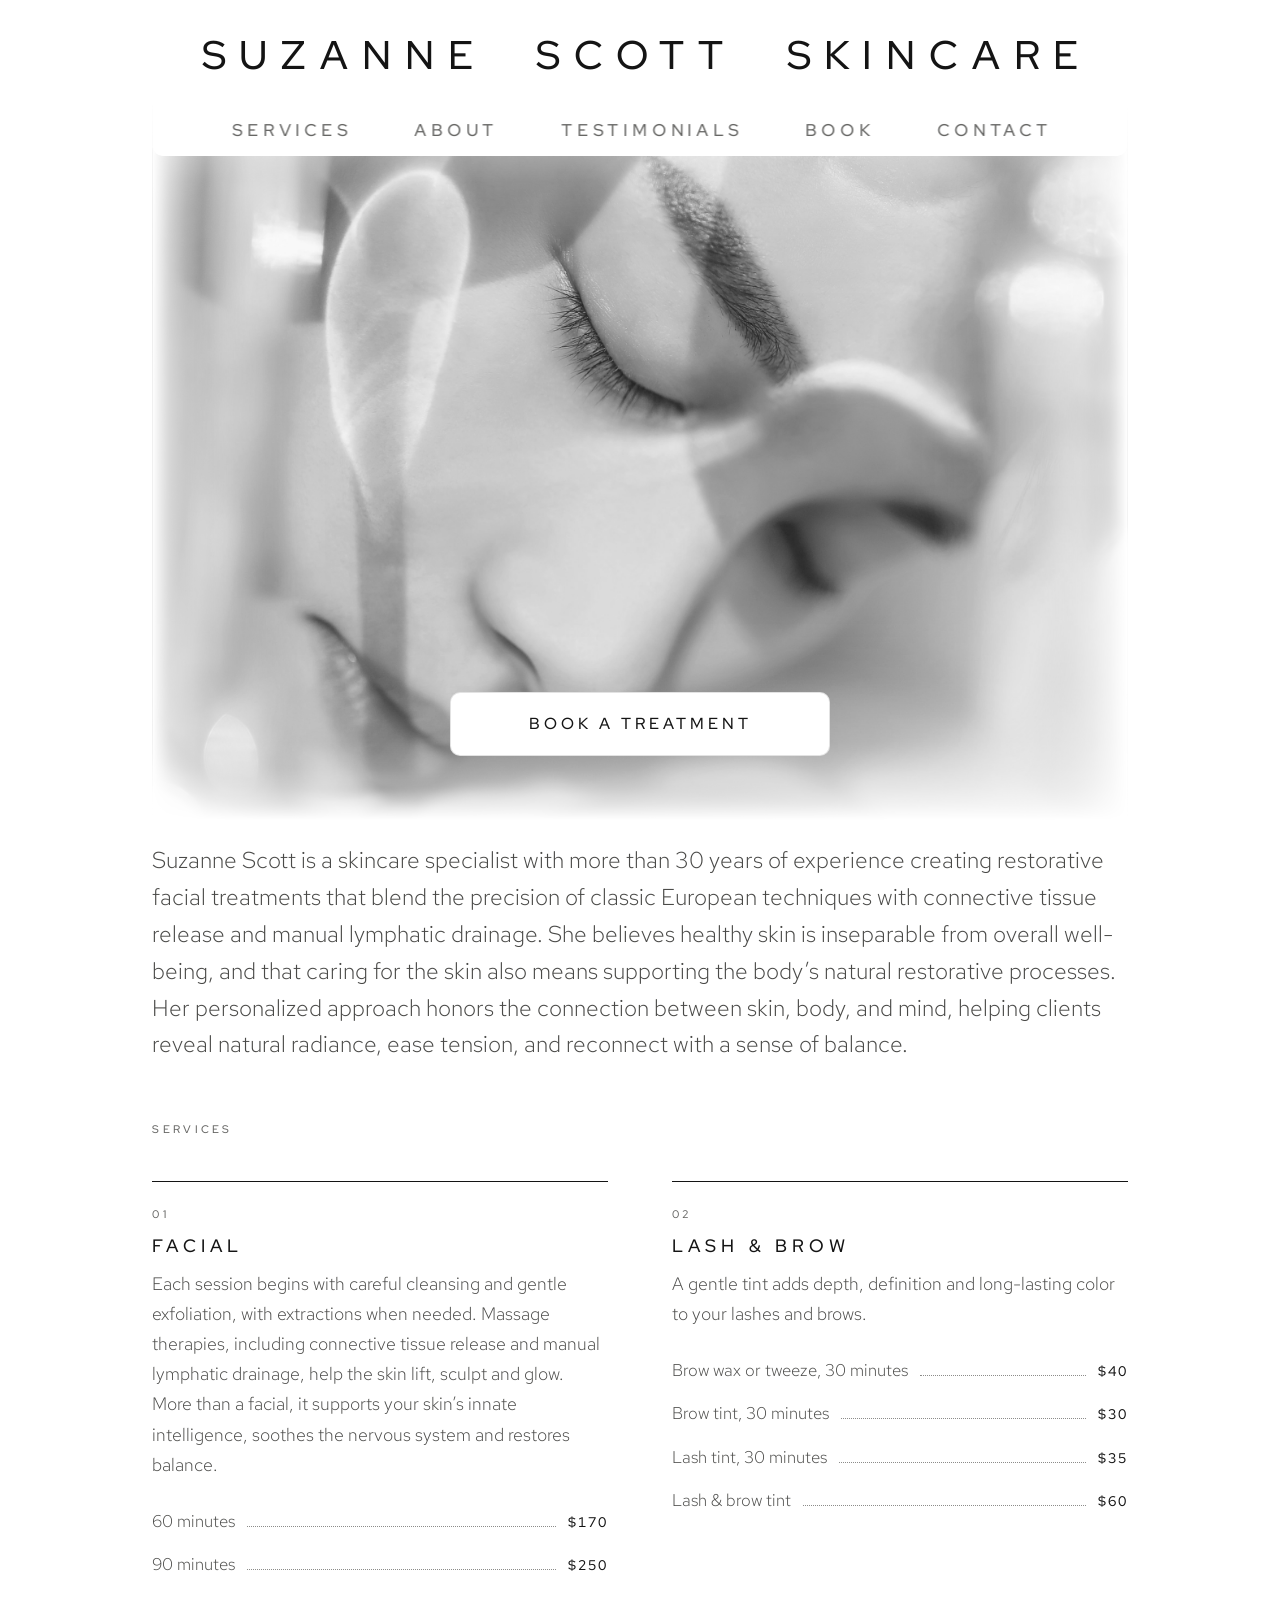
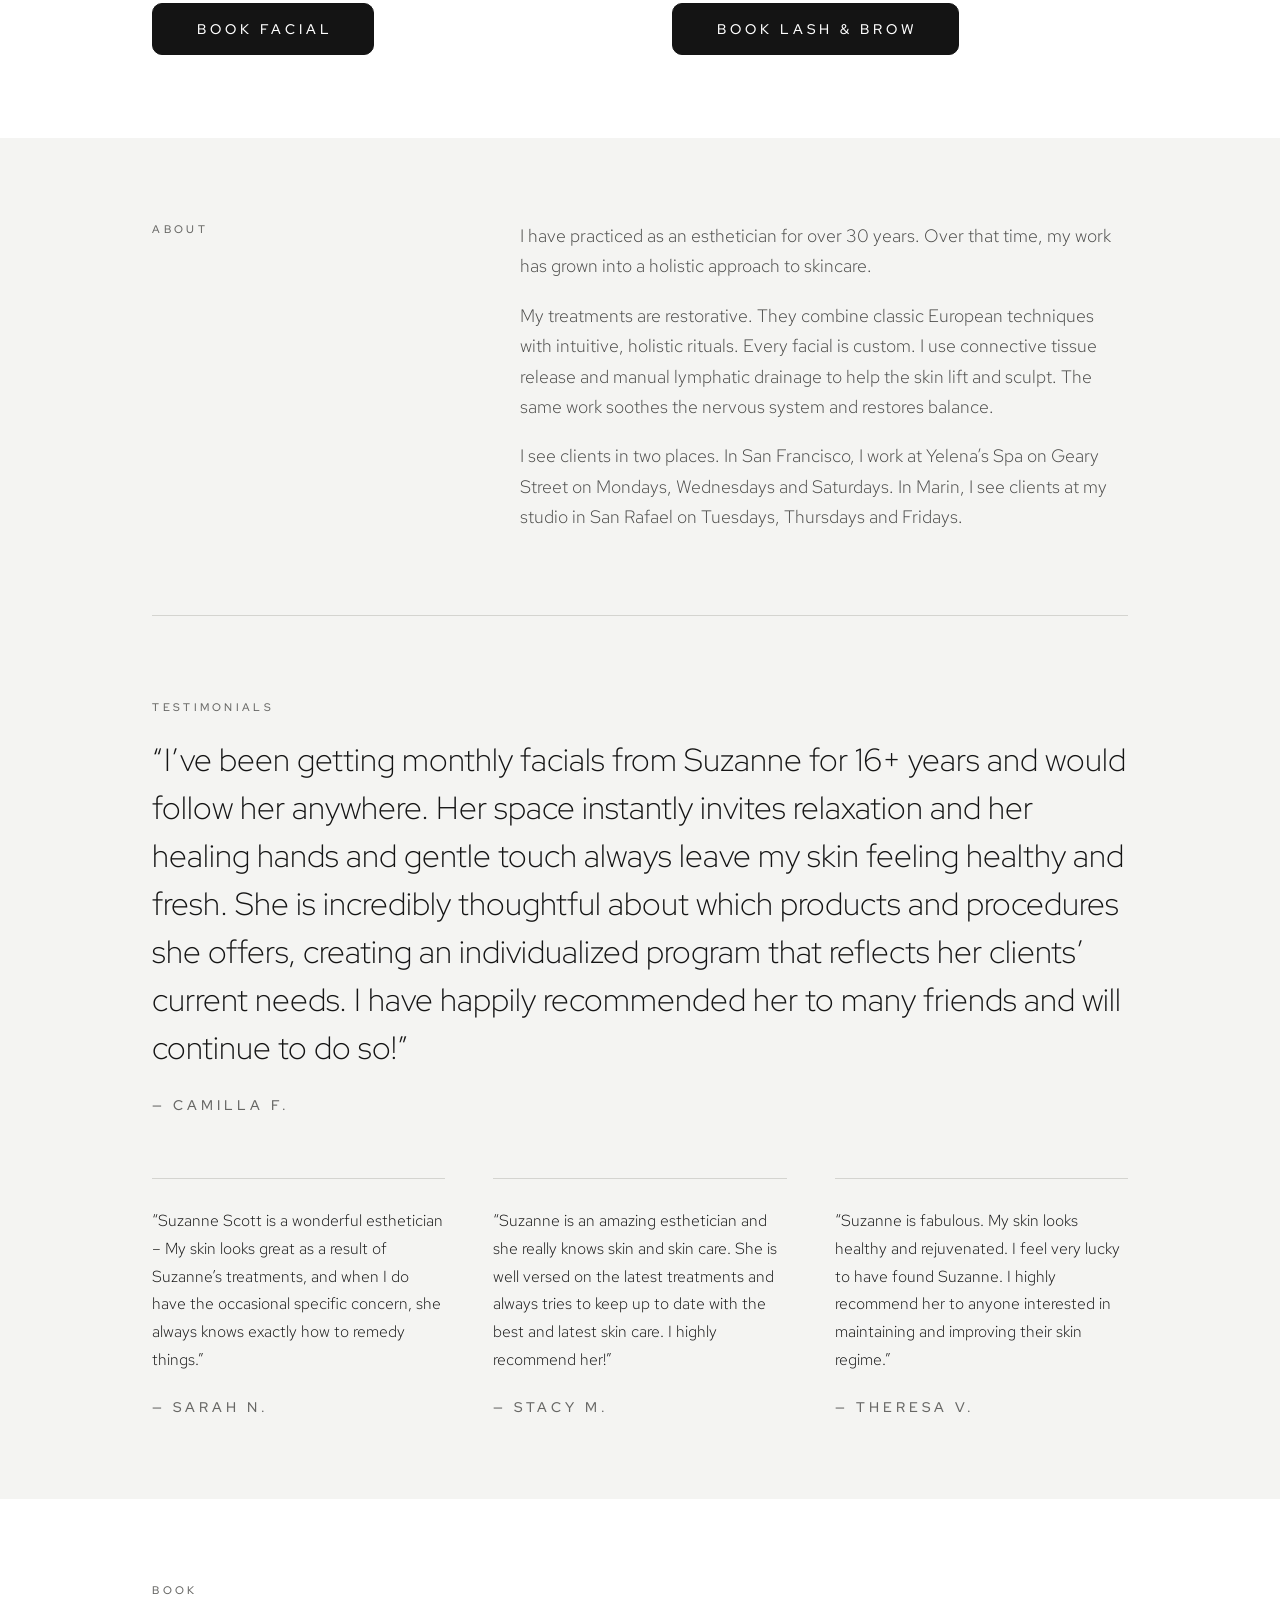
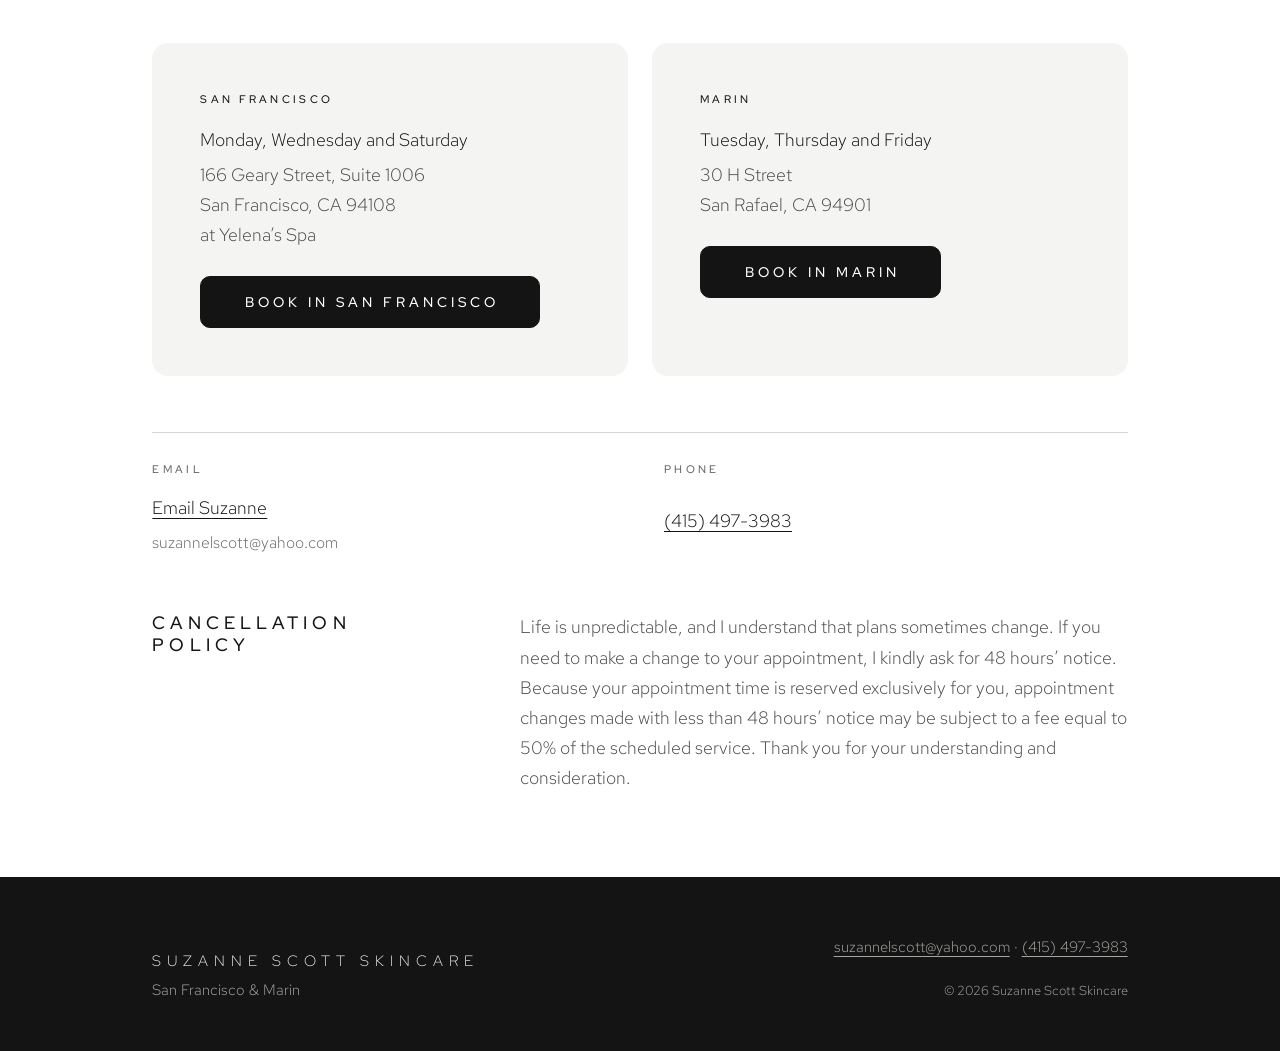
<file: index.html>
<!DOCTYPE html>
<html lang="en">
<head>
  <script>document.documentElement.classList.add("js")</script>
  <meta charset="utf-8">
  <meta name="viewport" content="width=device-width, initial-scale=1, viewport-fit=cover">

  <title>Suzanne Scott Skincare | Holistic Facials, SF &amp; Marin</title>
  <meta name="description" content="Holistic facials and lash and brow services by esthetician Suzanne Scott, with over 30 years of practice. Appointments in San Francisco and San Rafael, Marin.">
  <meta name="robots" content="index, follow, max-image-preview:large, max-snippet:-1">
  <link rel="canonical" href="https://suzannescottskincare.com/">
  <meta name="author" content="Suzanne Scott">
  <meta name="theme-color" content="#FFFFFF">
  <meta name="format-detection" content="telephone=no">

  <!-- Machine-readable summary for AI answer engines (see /llms.txt). -->
  <link rel="alternate" type="text/plain" href="llms.txt" title="LLM summary">
  <link rel="icon" href="favicon.svg" type="image/svg+xml">

  <!-- Open Graph / X: the preview card when the link is shared. -->
  <meta property="og:type" content="website">
  <meta property="og:locale" content="en_US">
  <meta property="og:site_name" content="Suzanne Scott Skincare">
  <meta property="og:title" content="Suzanne Scott Skincare | Holistic Facials, SF &amp; Marin">
  <meta property="og:description" content="Holistic facials and lash and brow services by esthetician Suzanne Scott, with over 30 years of practice. Appointments in San Francisco and San Rafael, Marin.">
  <meta property="og:url" content="https://suzannescottskincare.com/">
  <meta property="og:image" content="https://suzannescottskincare.com/images/og-image.jpg">
  <meta property="og:image:width" content="1200">
  <meta property="og:image:height" content="630">
  <meta property="og:image:alt" content="Black-and-white close-up of a woman's neck and collarbone in soft studio light">
  <meta name="twitter:card" content="summary_large_image">
  <meta name="twitter:title" content="Suzanne Scott Skincare | Holistic Facials, SF &amp; Marin">
  <meta name="twitter:description" content="Holistic facials and lash and brow services by esthetician Suzanne Scott, with over 30 years of practice. Appointments in San Francisco and San Rafael, Marin.">
  <meta name="twitter:image" content="https://suzannescottskincare.com/images/og-image.jpg">

  <!-- Red Hat Display (headlines, labels) + Red Hat Text (body). -->
  <link rel="preconnect" href="https://fonts.googleapis.com">
  <link rel="preconnect" href="https://fonts.gstatic.com" crossorigin>
  <link rel="stylesheet" href="https://fonts.googleapis.com/css2?family=Red+Hat+Display:wght@300;400;500&amp;family=Red+Hat+Text:wght@300;400&amp;display=swap">
  <link rel="preload" as="image" href="images/suzanne-scott-skin-care-hero.jpg" fetchpriority="high">
  <link rel="stylesheet" href="css/styles.css">

  <!--
    STRUCTURED DATA (JSON-LD), one @graph.
    - HealthAndBeautyBusiness (#business) holds brand-level facts; each studio is a "department" with its own address,
      because Google expects one LocalBusiness per physical location. containedInPlace names the host spa.
    - Person (#suzanne) is linked as founder so "Suzanne Scott" and "Suzanne Scott Skincare" resolve to one entity.
    - Testimonials are NOT marked up as Review: Google ignores self-published reviews for LocalBusiness stars.
    - openingHoursSpecification is omitted until opening/closing times are known; the days are in each description.
    - Add a "sameAs" array of profile URLs (Instagram, Yelp, Google Business Profile) to #business and #suzanne when available.
  -->
  <script type="application/ld+json">
  {
    "@context": "https://schema.org",
    "@graph": [
      {
        "@type": "WebSite",
        "@id": "https://suzannescottskincare.com/#website",
        "url": "https://suzannescottskincare.com/",
        "name": "Suzanne Scott Skincare",
        "publisher": { "@id": "https://suzannescottskincare.com/#business" },
        "inLanguage": "en-US"
      },
      {
        "@type": "WebPage",
        "@id": "https://suzannescottskincare.com/#webpage",
        "url": "https://suzannescottskincare.com/",
        "name": "Suzanne Scott Skincare | Holistic Facials, SF & Marin",
        "description": "Holistic facials and lash and brow services by esthetician Suzanne Scott, with over 30 years of practice. Appointments in San Francisco and San Rafael, Marin.",
        "isPartOf": { "@id": "https://suzannescottskincare.com/#website" },
        "about": { "@id": "https://suzannescottskincare.com/#business" },
        "primaryImageOfPage": { "@id": "https://suzannescottskincare.com/#hero-image" },
        "dateModified": "2026-10-22",
        "inLanguage": "en-US"
      },
      {
        "@type": "ImageObject",
        "@id": "https://suzannescottskincare.com/#hero-image",
        "url": "https://suzannescottskincare.com/images/suzanne-scott-skin-care-hero.jpg",
        "width": 2400,
        "height": 1762,
        "caption": "Black-and-white close-up of a woman with eyes closed during a facial, a fan brush resting on her skin"
      },
      {
        "@type": "Person",
        "@id": "https://suzannescottskincare.com/#suzanne",
        "name": "Suzanne Scott",
        "jobTitle": "Esthetician",
        "description": "Suzanne Scott is a skincare specialist with more than 30 years of experience creating restorative facial treatments that blend the precision of classic European techniques with connective tissue release and manual lymphatic drainage. She believes healthy skin is inseparable from overall well-being, and that caring for the skin also means supporting the body’s natural restorative processes. Her personalized approach honors the connection between skin, body, and mind, helping clients reveal natural radiance, ease tension, and reconnect with a sense of balance.",
        "knowsAbout": ["Holistic facials", "European facial techniques", "Connective tissue release", "Manual lymphatic drainage", "Lash and brow tinting", "Brow waxing"],
        "worksFor": { "@id": "https://suzannescottskincare.com/#business" },
        "url": "https://suzannescottskincare.com/#about"
      },
      {
        "@type": "HealthAndBeautyBusiness",
        "@id": "https://suzannescottskincare.com/#business",
        "name": "Suzanne Scott Skincare",
        "url": "https://suzannescottskincare.com/",
        "description": "Suzanne Scott Skincare is a skincare practice offering holistic facials and lash and brow services in San Francisco and Marin. Esthetician Suzanne Scott has practiced for over 30 years.",
        "email": "suzannelscott@yahoo.com",
        "telephone": "+1-415-497-3983",
        "image": "https://suzannescottskincare.com/images/og-image.jpg",
        "priceRange": "$30–$250",
        "currenciesAccepted": "USD",
        "founder": { "@id": "https://suzannescottskincare.com/#suzanne" },
        "areaServed": [
          { "@type": "City", "name": "San Francisco, CA" },
          { "@type": "AdministrativeArea", "name": "Marin County, CA" }
        ],
        "department": [
          {
            "@type": "HealthAndBeautyBusiness",
            "@id": "https://suzannescottskincare.com/#san-francisco",
            "name": "Suzanne Scott Skincare – San Francisco",
            "description": "Appointments Monday, Wednesday and Saturday at Yelena's Spa.",
            "url": "https://suzannescottskincare.com/#contact",
            "telephone": "+1-415-497-3983",
            "email": "suzannelscott@yahoo.com",
            "image": "https://suzannescottskincare.com/images/og-image.jpg",
            "priceRange": "$30–$250",
            "address": {
              "@type": "PostalAddress",
              "streetAddress": "166 Geary Street, Suite 1006",
              "addressLocality": "San Francisco",
              "addressRegion": "CA",
              "postalCode": "94108",
              "addressCountry": "US"
            },
            "hasMap": "https://www.google.com/maps/search/?api=1&query=166+Geary+Street+Suite+1006+San+Francisco+CA+94108",
            "containedInPlace": { "@type": "Place", "name": "Yelena's Spa" }
          },
          {
            "@type": "HealthAndBeautyBusiness",
            "@id": "https://suzannescottskincare.com/#marin",
            "name": "Suzanne Scott Skincare – Marin",
            "description": "Appointments Tuesday, Thursday and Friday at Suzanne Scott’s studio in San Rafael.",
            "url": "https://suzannescottskincare.com/#contact",
            "telephone": "+1-415-497-3983",
            "email": "suzannelscott@yahoo.com",
            "image": "https://suzannescottskincare.com/images/og-image.jpg",
            "priceRange": "$30–$250",
            "address": {
              "@type": "PostalAddress",
              "streetAddress": "30 H Street",
              "addressLocality": "San Rafael",
              "addressRegion": "CA",
              "postalCode": "94901",
              "addressCountry": "US"
            },
            "hasMap": "https://www.google.com/maps/search/?api=1&query=30+H+Street+San+Rafael+CA+94901"
          }
        ],
        "hasOfferCatalog": {
          "@type": "OfferCatalog",
          "name": "Services",
          "itemListElement": [
            { "@type": "Offer", "name": "Custom Holistic Facial, 60 minutes", "price": "170", "priceCurrency": "USD",
              "itemOffered": { "@type": "Service", "name": "Custom Holistic Facial", "serviceType": "Facial",
                "description": "Cleansing, gentle exfoliation, extractions when needed, connective tissue release and manual lymphatic drainage." } },
            { "@type": "Offer", "name": "Custom Holistic Facial, 90 minutes", "price": "250", "priceCurrency": "USD",
              "itemOffered": { "@type": "Service", "name": "Custom Holistic Facial", "serviceType": "Facial" } },
            { "@type": "Offer", "name": "Brow Wax or Tweeze, 30 minutes", "price": "40", "priceCurrency": "USD",
              "itemOffered": { "@type": "Service", "name": "Brow Wax or Tweeze", "serviceType": "Brow shaping" } },
            { "@type": "Offer", "name": "Brow Tint, 30 minutes", "price": "30", "priceCurrency": "USD",
              "itemOffered": { "@type": "Service", "name": "Brow Tint", "serviceType": "Tinting" } },
            { "@type": "Offer", "name": "Lash Tint, 30 minutes", "price": "35", "priceCurrency": "USD",
              "itemOffered": { "@type": "Service", "name": "Lash Tint", "serviceType": "Tinting" } },
            { "@type": "Offer", "name": "Lash and Brow Tint", "price": "60", "priceCurrency": "USD",
              "itemOffered": { "@type": "Service", "name": "Lash and Brow Tint", "serviceType": "Tinting" } }
          ]
        }
      }
    ]
  }
  </script>
</head>

<body>
  <!-- All key facts stay in plain HTML (no sliders, widgets or text in images) so crawlers and AI engines can read them. -->
  <a class="skip-link btn-text" href="#main">Skip to content</a>

  <div class="top" id="top">
    <header class="hdr">
      <!-- The page's single <h1> is the brand name in the header. -->
      <h1 class="brand"><a class="wm" href="./"><span>Suzanne Scott</span> <span>Skincare</span></a></h1>
      <!-- Phones: the nav collapses behind this menu button (see the script at the end of <body>). -->
      <button class="menu-btn" type="button" aria-controls="site-nav" aria-expanded="false" aria-label="Open menu"><span></span><span></span><span></span></button>
      <nav class="nav" id="site-nav" aria-label="Main">
        <a href="#services">Services</a>
        <a href="#about">About</a>
        <a href="#testimonials">Testimonials</a>
        <a href="#contact">Book</a>
        <a href="#contact-details">Contact</a>
      </nav>
    </header>
    <div class="hero-media">
      <img src="images/suzanne-scott-skin-care-hero.jpg" fetchpriority="high" alt="Black-and-white close-up of a woman with eyes closed during a facial, a fan brush resting on her skin" width="2400" height="1762">
      <a class="btn btn-text cta" href="#contact"><span class="shimmer">Book a treatment</span></a>
    </div>
  </div>

  <main id="main">
    <section class="sec intro" id="intro" aria-label="Introduction">
      <div class="wrap stack">
        <p class="text">Suzanne Scott is a skincare specialist with more than 30 years of experience creating restorative facial treatments that blend the precision of classic European techniques with connective tissue release and manual lymphatic drainage. She believes healthy skin is inseparable from overall well-being, and that caring for the skin also means supporting the body’s natural restorative processes. Her personalized approach honors the connection between skin, body, and mind, helping clients reveal natural radiance, ease tension, and reconnect with a sense of balance.</p>
      </div>
    </section>

    <section class="sec services" id="services" aria-labelledby="services-heading">
      <div class="wrap">
        <div class="sec-head">
          <h2 id="services-heading" class="label">Services</h2>
        </div>
        <div class="cards">
          <article class="card">
            <p class="label idx">01</p>
            <h3 class="h3">Facial</h3>
            <p class="text">Each session begins with careful cleansing and gentle exfoliation, with extractions when needed. Massage therapies, including connective tissue release and manual lymphatic drainage, help the skin lift, sculpt and glow. More than a facial, it supports your skin’s innate intelligence, soothes the nervous system and restores balance.</p>
            <dl class="prices">
              <div><dt>60 minutes</dt><dd class="btn-text">$170</dd></div>
              <div><dt>90 minutes</dt><dd class="btn-text">$250</dd></div>
            </dl>
            <a class="btn btn-text card-btn" href="#contact">Book facial</a>
          </article>
          <article class="card">
            <p class="label idx">02</p>
            <h3 class="h3">Lash &amp; Brow</h3>
            <p class="text">A gentle tint adds depth, definition and long-lasting color to your lashes and brows.</p>
            <dl class="prices">
              <div><dt>Brow wax or tweeze, 30 minutes</dt><dd class="btn-text">$40</dd></div>
              <div><dt>Brow tint, 30 minutes</dt><dd class="btn-text">$30</dd></div>
              <div><dt>Lash tint, 30 minutes</dt><dd class="btn-text">$35</dd></div>
              <div><dt>Lash &amp; brow tint</dt><dd class="btn-text">$60</dd></div>
            </dl>
            <a class="btn btn-text card-btn" href="#contact">Book lash &amp; brow</a>
          </article>
        </div>
      </div>
    </section>

    <section class="sec about" id="about" aria-labelledby="about-heading">
      <div class="wrap">
        <div class="sec-head">
          <h2 id="about-heading" class="label">About</h2>
        </div>
        <div class="text">
          <p>I have practiced as an esthetician for over 30 years. Over that time, my work has grown into a holistic approach to skincare.</p>
          <p>My treatments are restorative. They combine classic European techniques with intuitive, holistic rituals. Every facial is custom. I use connective tissue release and manual lymphatic drainage to help the skin lift and sculpt. The same work soothes the nervous system and restores balance.</p>
          <p>I see clients in two places. In San Francisco, I work at Yelena’s Spa on Geary Street on Mondays, Wednesdays and Saturdays. In Marin, I see clients at my studio in San Rafael on Tuesdays, Thursdays and Fridays.</p>
        </div>
      </div>
    </section>

    <section class="sec testimonials" id="testimonials" aria-labelledby="testimonials-heading">
      <div class="wrap">
        <h2 id="testimonials-heading" class="label">Testimonials</h2>
        <figure class="feat">
          <blockquote><p>“I’ve been getting monthly facials from Suzanne for 16+ years and would follow her anywhere. Her space instantly invites relaxation and her healing hands and gentle touch always leave my skin feeling healthy and fresh. She is incredibly thoughtful about which products and procedures she offers, creating an individualized program that reflects her clients’ current needs. I have happily recommended her to many friends and will continue to do so!”</p></blockquote>
          <figcaption class="btn-text">— Camilla F.</figcaption>
        </figure>
        <div class="qgrid">
          <figure>
            <blockquote><p>“Suzanne Scott is a wonderful esthetician – My skin looks great as a result of Suzanne’s treatments, and when I do have the occasional specific concern, she always knows exactly how to remedy things.”</p></blockquote>
            <figcaption class="btn-text">— Sarah N.</figcaption>
          </figure>
          <figure>
            <blockquote><p>“Suzanne is an amazing esthetician and she really knows skin and skin care. She is well versed on the latest treatments and always tries to keep up to date with the best and latest skin care. I highly recommend her!”</p></blockquote>
            <figcaption class="btn-text">— Stacy M.</figcaption>
          </figure>
          <figure>
            <blockquote><p>“Suzanne is fabulous. My skin looks healthy and rejuvenated. I feel very lucky to have found Suzanne. I highly recommend her to anyone interested in maintaining and improving their skin regime.”</p></blockquote>
            <figcaption class="btn-text">— Theresa V.</figcaption>
          </figure>
        </div>
      </div>
    </section>

    <section class="sec contact" id="contact" aria-labelledby="contact-heading">
      <div class="wrap">
        <div class="sec-head">
          <h2 id="contact-heading" class="label">Book</h2>
        </div>
        <!-- Booking buttons go to email until online booking URLs are available. -->
        <div class="locs">
          <div class="loc">
            <h3 class="label">San Francisco</h3>
            <div class="text">
              <p class="days">Monday, Wednesday and Saturday</p>
              <address>166 Geary Street, Suite 1006<br>San Francisco, CA 94108<br>at Yelena’s Spa</address>
            </div>
            <a class="btn btn-text" href="mailto:suzannelscott@yahoo.com?subject=Appointment%20request%20-%20San%20Francisco">Book in San Francisco</a>
          </div>
          <div class="loc">
            <h3 class="label">Marin</h3>
            <div class="text">
              <p class="days">Tuesday, Thursday and Friday</p>
              <address>30 H Street<br>San Rafael, CA 94901</address>
            </div>
            <a class="btn btn-text" href="mailto:suzannelscott@yahoo.com?subject=Appointment%20request%20-%20Marin">Book in Marin</a>
          </div>
        </div>
        <address>
        <dl class="cdet" id="contact-details">
          <div><dt class="label">Email</dt><dd><a href="mailto:suzannelscott@yahoo.com">Email Suzanne</a><span class="muted">suzannelscott@yahoo.com</span></dd></div>
          <div><dt class="label">Phone</dt><dd><a href="tel:+14154973983">(415) 497-3983</a></dd></div>
        </dl>
        </address>
        <div class="policy">
          <h3 class="h3">Cancellation policy</h3>
          <p class="text">Life is unpredictable, and I understand that plans sometimes change. If you need to make a change to your appointment, I kindly ask for 48 hours’ notice. Because your appointment time is reserved exclusively for you, appointment changes made with less than 48 hours’ notice may be subject to a fee equal to 50% of the scheduled service. Thank you for your understanding and consideration.</p>
        </div>
      </div>
    </section>
  </main>

  <footer class="foot">
    <div class="wrap">
      <p class="fwm">Suzanne Scott Skincare</p>
      <p>San Francisco &amp; Marin</p>
      <p><a href="mailto:suzannelscott@yahoo.com">suzannelscott@yahoo.com</a> · <a href="tel:+14154973983">(415) 497-3983</a></p>
      <p><small>© 2026 Suzanne Scott Skincare</small></p>
    </div>
  </footer>

  <script>
  // Phone menu: toggle the nav popup; close on link tap, outside tap or Escape.
  (function () {
    var btn = document.querySelector('.menu-btn'), nav = document.getElementById('site-nav');
    if (!btn || !nav) return;
    function set(open) {
      nav.classList.toggle('is-open', open);
      btn.setAttribute('aria-expanded', open);
      btn.setAttribute('aria-label', open ? 'Close menu' : 'Open menu');
    }
    btn.addEventListener('click', function () { set(!nav.classList.contains('is-open')); });
    nav.addEventListener('click', function (e) { if (e.target.closest('a')) set(false); });
    document.addEventListener('click', function (e) { if (!nav.contains(e.target) && !btn.contains(e.target)) set(false); });
    document.addEventListener('keydown', function (e) { if (e.key === 'Escape') { set(false); btn.focus(); } });
  })();
  </script>
</body>
</html>
</file>
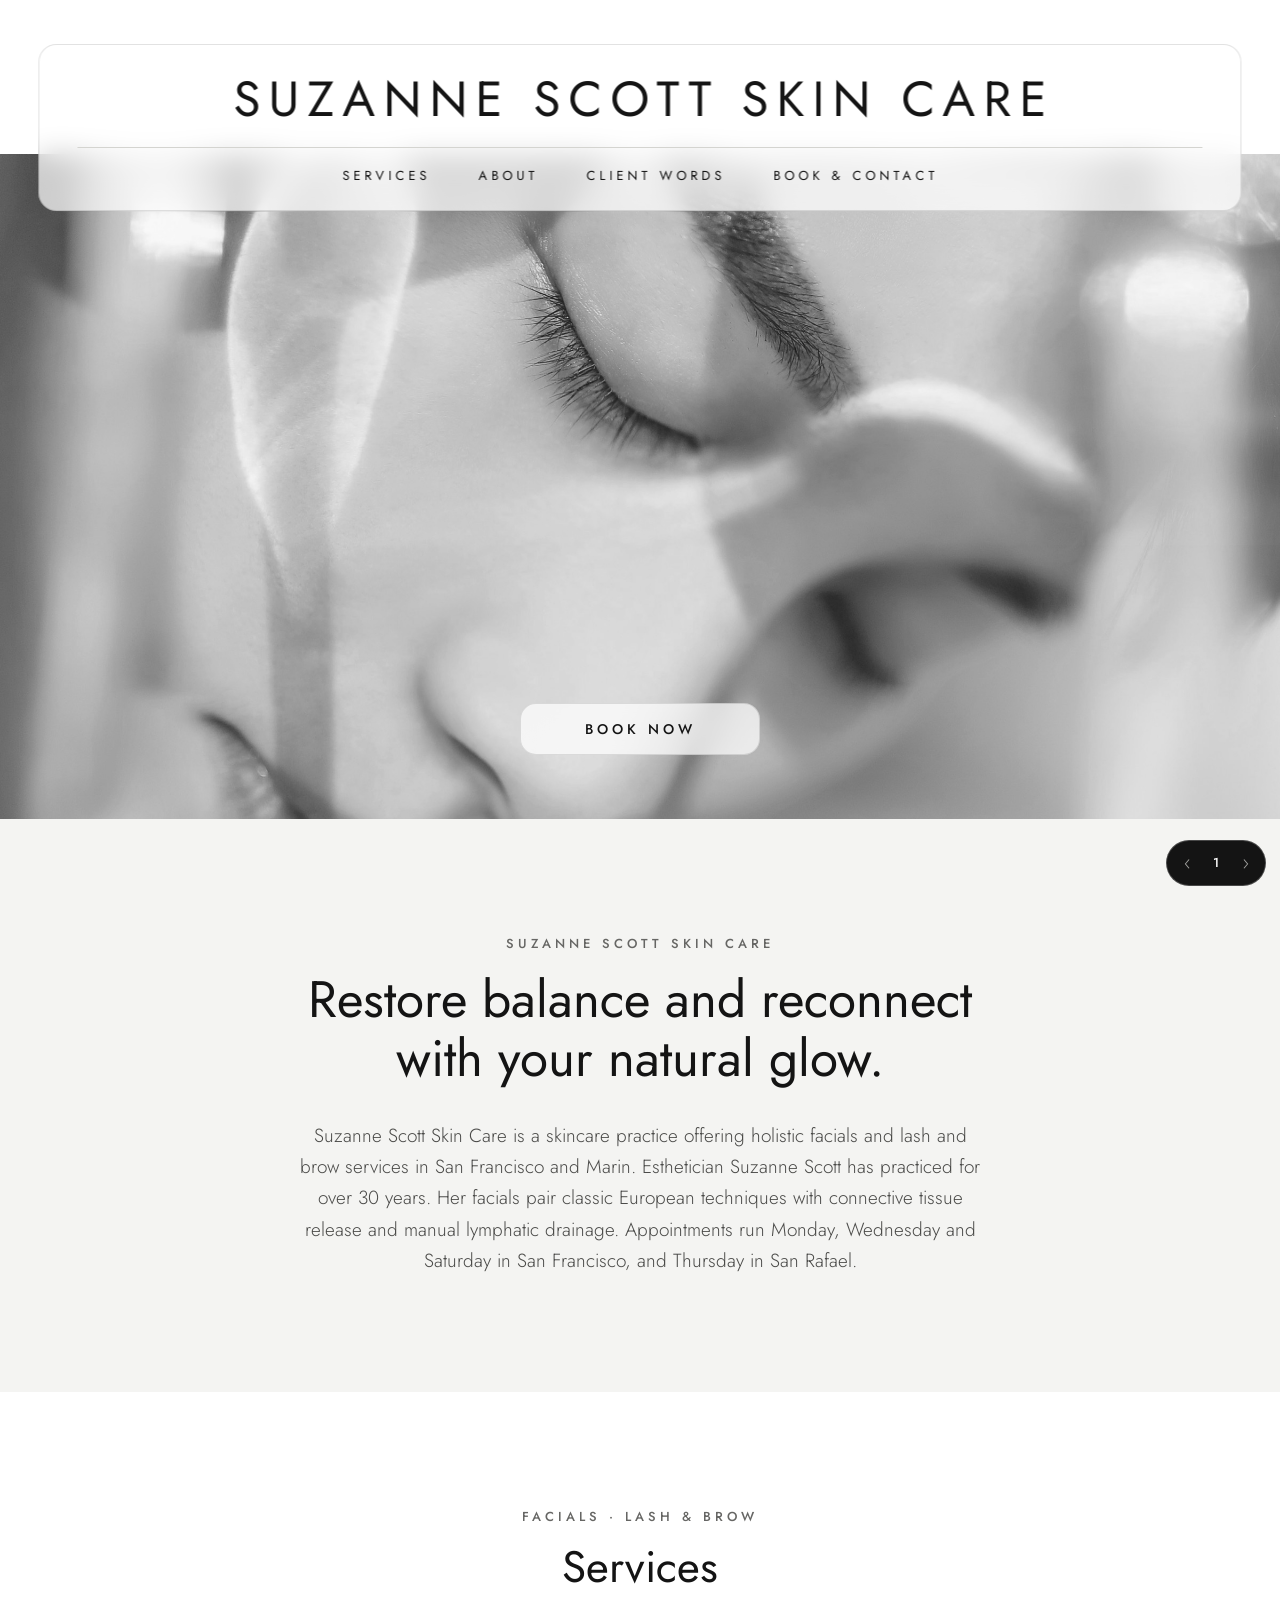
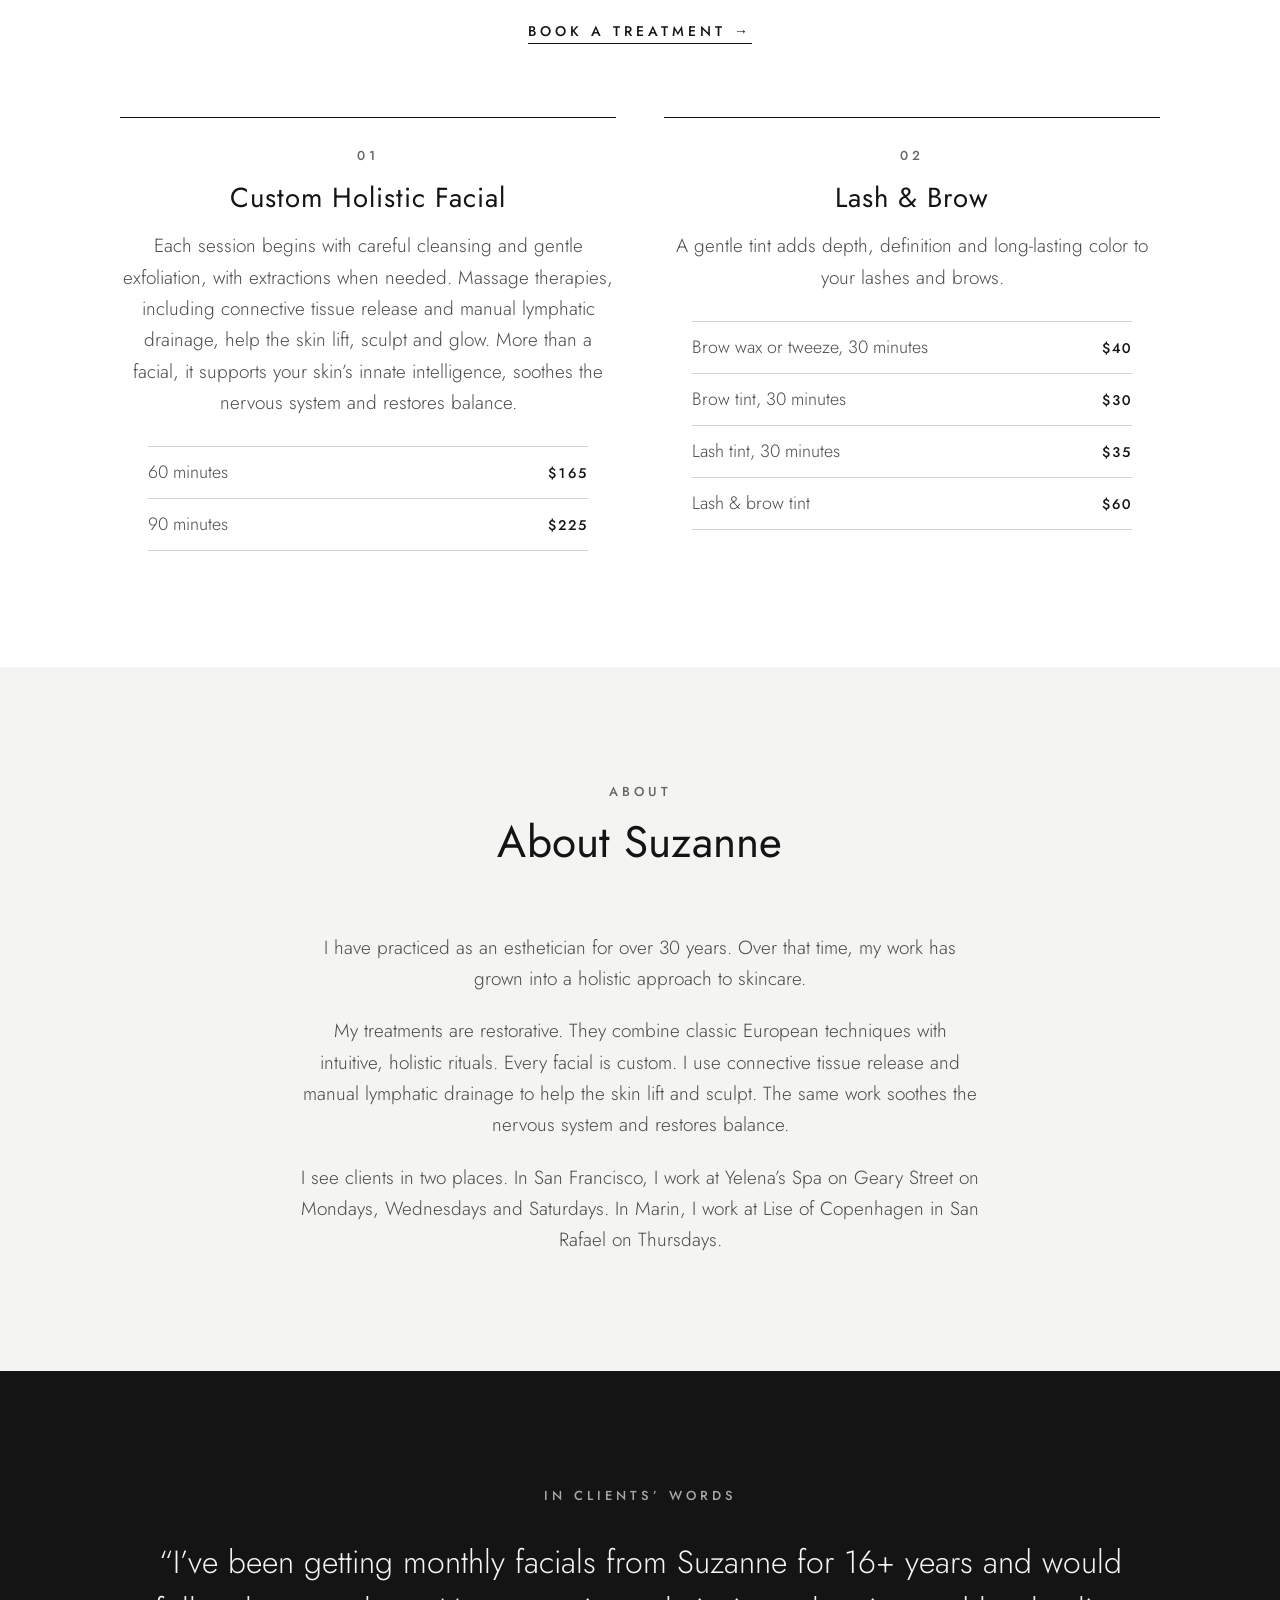
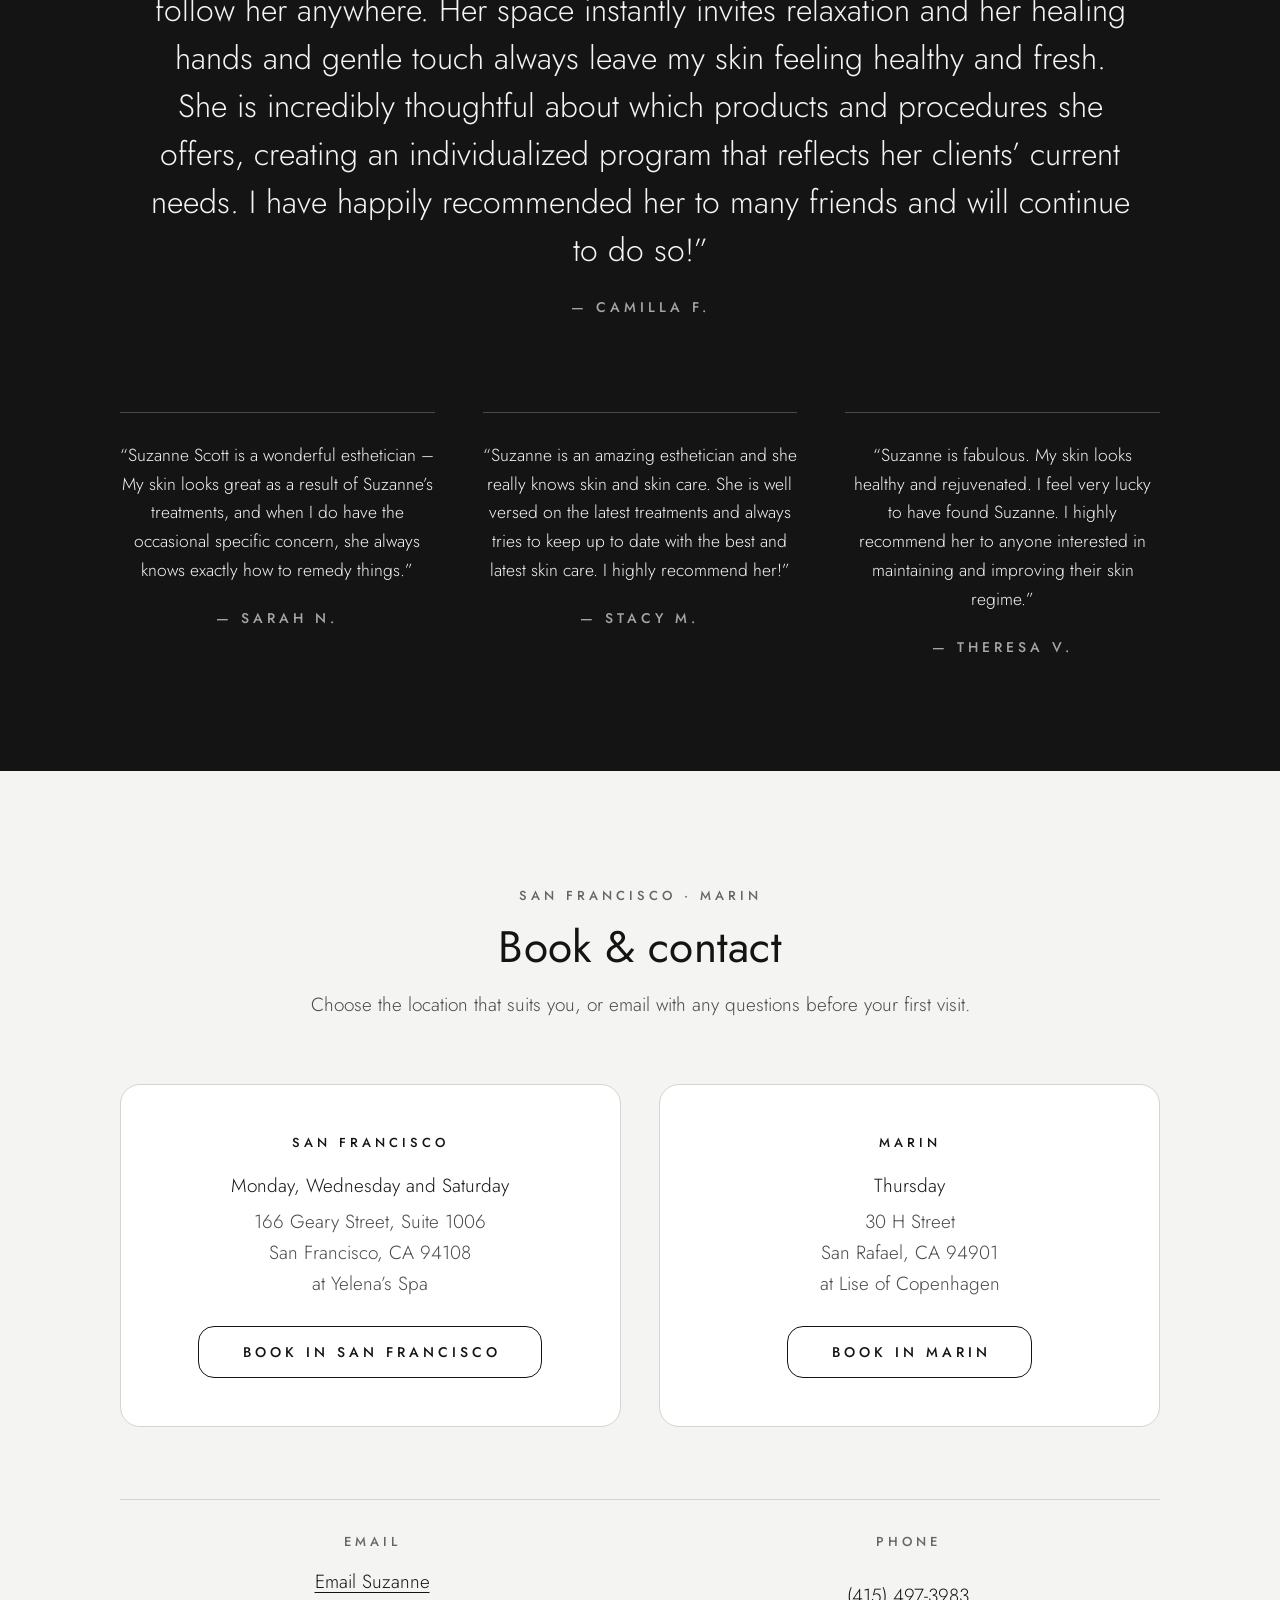
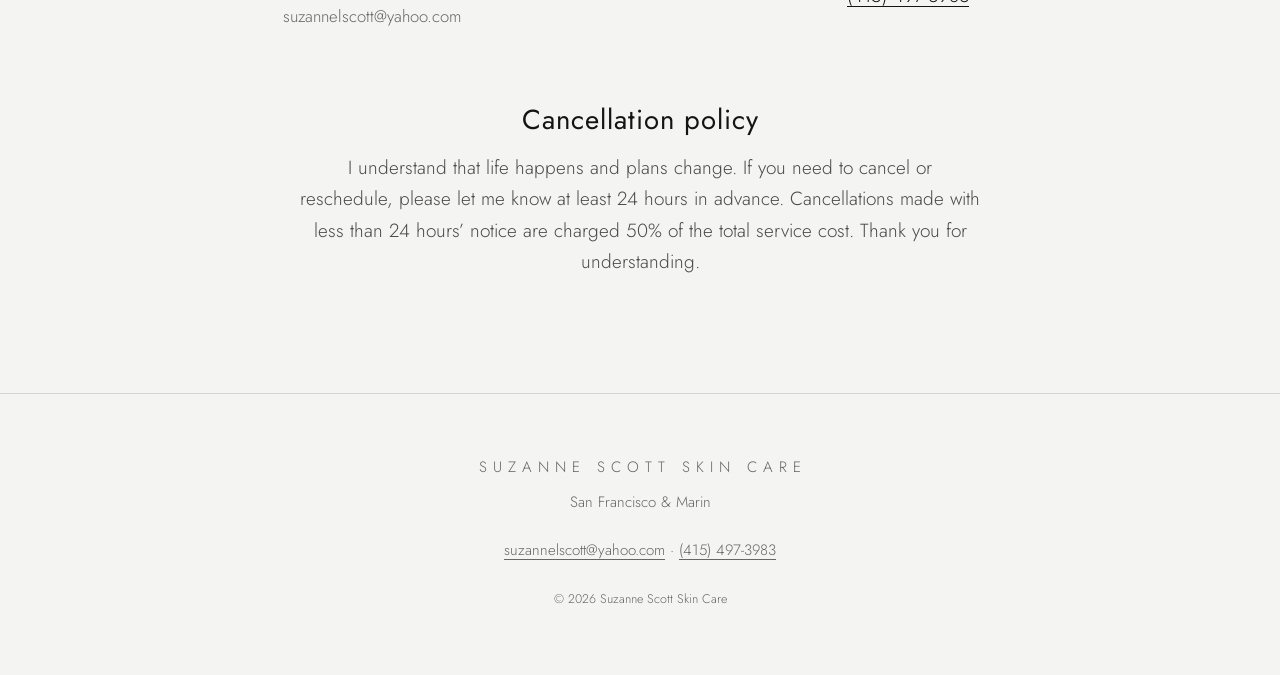
<file: explorations/direction-1-variants.html>
<!DOCTYPE html>
<html lang="en">
<head>
<meta charset="utf-8">
<meta name="viewport" content="width=device-width, initial-scale=1, viewport-fit=cover">
<title>Direction 1 Variants</title>
<meta name="robots" content="noindex, nofollow">
<link rel="preconnect" href="https://fonts.googleapis.com">
<link rel="preconnect" href="https://fonts.gstatic.com" crossorigin>
<link rel="stylesheet" href="https://fonts.googleapis.com/css2?family=Jost:wght@300;400;500&amp;family=Montserrat:wght@300;400;500&amp;family=Inter:wght@300;400;500&amp;family=Josefin+Sans:wght@300;400&amp;family=Tenor+Sans&amp;family=Lato:wght@300;400&amp;family=Red+Hat+Display:wght@300;400;500&amp;family=Red+Hat+Text:wght@300;400&amp;family=Raleway:wght@300;400;500;600&amp;display=swap">
<style>
/* Direction 1 explorations: seven centered treatments of the same page.
   Palette is the brand's only (ink / white / paper / greys). Each version sets font + layout tokens on body[data-v]. */
:root {
  --ink: #141414; --white: #FFFFFF; --paper: #F4F4F2;
  --grey-700: #4A4A48; --grey-600: #666664; --grey-400: #A6A6A3; --grey-300: #8C8C8A; --rule: #D4D4D0;
  --glass: rgba(255,255,255,0.72); --glass-border: rgba(20,20,20,0.12);
  --gutter: clamp(20px, 5vw, 48px);
  color-scheme: light;
}
*, *::before, *::after { box-sizing: border-box; }
html { -webkit-text-size-adjust: 100%; }
h1, h2, h3, p, figure, blockquote, dl, dd, address { margin: 0; }
address { font-style: normal; }
img { display: block; max-width: 100%; }
a { color: inherit; text-underline-offset: 4px; text-decoration-thickness: 1px; transition: color .2s, border-color .2s, background-color .2s; }
:focus-visible { outline: 2px solid currentColor; outline-offset: 3px; }

/* ---------- Version tokens (defaults = version 1, Jost refined) ---------- */
body {
  --f-display: "Jost", Helvetica, sans-serif;
  --f-body: "Jost", Helvetica, sans-serif;
  --f-label: "Jost", Helvetica, sans-serif;
  --wm-font: var(--f-display); --wm-size: clamp(21px, 1rem + 2.6vw, 52px); --wm-track: clamp(4px, .62vw, 9px); --wm-weight: 400; --wm-style: normal;
  --tag-font: var(--f-display); --tag-size: clamp(32px, 1.6rem + 2vw, 52px); --tag-weight: 400; --tag-style: normal; --tag-track: 0;
  --h-font: var(--f-display); --h-size: clamp(32px, 2.2rem + .9vw, 44px); --h-weight: 400; --h-style: normal; --h-case: none; --h-track: .25px;
  --t-font: var(--f-display); --t-size: clamp(24px, 1.4rem + .4vw, 28px); --t-weight: 400; --t-track: 1px; --t-style: normal;
  --label-size: 13px; --label-weight: 500; --label-track: 4px;
  --body-size: clamp(17px, 1.05rem + .2vw, 19px); --body-weight: 300; --body-lh: 1.65;
  --q-font: var(--f-display); --q-size: clamp(22px, 1.1rem + 1.3vw, 32px); --q-weight: 300; --q-style: normal;
  --btn-font: var(--f-label); --btn-radius: 16px; --card-radius: 20px;
  --pad: clamp(72px, 9vw, 120px);
  --hero-h: clamp(440px, 52vw, 740px);
  margin: 0; overflow-x: hidden;
  background: var(--paper); color: var(--ink);
  font-family: var(--f-body); font-weight: var(--body-weight); font-size: var(--body-size); line-height: var(--body-lh);
  -webkit-font-smoothing: antialiased;
}

/* Section color themes. Every section reads --bg/--fg/etc; versions flip sections to white or dark. */
.sec, .top, .foot { --bg: var(--paper); --fg: var(--ink); --muted: var(--grey-600); --text: var(--grey-700); --line: var(--rule); --strong: var(--ink); --card: var(--white); --card-line: var(--rule);
  background: var(--bg); color: var(--fg); }

/* ---------- Shared type ---------- */
.label { font-family: var(--f-label); font-size: var(--label-size); font-weight: var(--label-weight); letter-spacing: var(--label-track); text-transform: uppercase; line-height: 1.5; color: var(--muted); }
.h2 { font-family: var(--h-font); font-size: var(--h-size); font-weight: var(--h-weight); font-style: var(--h-style); text-transform: var(--h-case); letter-spacing: var(--h-track); line-height: 1.15; text-wrap: balance; }
.h3 { font-family: var(--t-font); font-size: var(--t-size); font-weight: var(--t-weight); font-style: var(--t-style); letter-spacing: var(--t-track); line-height: 1.2; }
.text { color: var(--text); max-width: 680px; margin-inline: auto; }
.text p + p { margin-top: 1.1em; }
.btn-text { font-family: var(--btn-font); font-size: 14px; font-weight: 500; letter-spacing: 4px; text-transform: uppercase; line-height: 1.3; }

.btn { display: inline-flex; align-items: center; justify-content: center; min-height: 52px; padding: 16px 40px 16px 44px; border: 1px solid var(--strong); border-radius: var(--btn-radius); color: var(--fg); text-decoration: none; text-align: center; background: transparent; }
.btn:hover { color: var(--muted); border-color: var(--muted); }
.link { display: inline-flex; align-items: center; min-height: 44px; text-decoration: underline; text-underline-offset: 7px; }

/* ---------- Layout ---------- */
.wrap { width: min(1040px, 100% - 2 * var(--gutter)); margin-inline: auto; text-align: center; }
.sec { padding-block: var(--pad); }
.stack { display: grid; justify-items: center; gap: 16px; }
.sec-head { display: grid; justify-items: center; gap: 16px; margin-bottom: clamp(40px, 5vw, 64px); }

/* Header + hero */
.top { position: relative; }
.hdr { position: relative; z-index: 5; text-align: center; padding: clamp(20px, 3vw, 36px) var(--gutter) 6px; background: var(--bg); }
.wm { display: inline-block; font-family: var(--wm-font); font-size: var(--wm-size); font-weight: var(--wm-weight); font-style: var(--wm-style); letter-spacing: var(--wm-track); margin-right: calc(-1 * var(--wm-track)); text-transform: uppercase; line-height: 1.05; text-decoration: none; }
.wm span { white-space: nowrap; }
.nav { display: flex; flex-wrap: wrap; justify-content: center; column-gap: 48px; margin-top: clamp(12px, 1.8vw, 22px); padding-top: 6px; border-top: 1px solid var(--line); }
.nav a { display: inline-flex; align-items: center; min-height: 44px; font-family: var(--f-label); font-size: 13px; font-weight: 400; letter-spacing: 4px; text-transform: uppercase; text-decoration: none; white-space: nowrap; }
.nav a:hover, .wm:hover { color: var(--muted); }

.hero-media { position: relative; height: var(--hero-h); overflow: hidden; background: var(--grey-300); }
.hero-media img { width: 100%; height: 100%; object-fit: cover; object-position: 58% 40%; filter: grayscale(1); }
.cta { position: absolute; left: 50%; bottom: clamp(28px, 5vw, 72px); transform: translateX(-50%); width: min(240px, 100% - 2 * var(--gutter)); padding-inline: 20px;
  background: var(--glass); -webkit-backdrop-filter: blur(14px); backdrop-filter: blur(14px); border-color: var(--glass-border); color: var(--ink); }
.cta:hover { background: var(--white); color: var(--ink); border-color: var(--glass-border); }

/* Intro */
.tag { font-family: var(--tag-font); font-size: var(--tag-size); font-weight: var(--tag-weight); font-style: var(--tag-style); letter-spacing: var(--tag-track); line-height: 1.15; max-width: 860px; text-wrap: balance; }
.intro .text { margin-top: 16px; }

/* Services */
.cards { display: grid; grid-template-columns: repeat(auto-fit, minmax(min(100%, 380px), 1fr)); gap: 64px 48px; }
.card { display: grid; justify-items: center; align-content: start; gap: 16px; padding-top: 28px; border-top: 1px solid var(--strong); min-width: 0; }
.prices { width: min(440px, 100%); margin-top: 12px; border-bottom: 1px solid var(--line); }
.prices > div { display: flex; justify-content: space-between; align-items: baseline; gap: 20px; padding-block: 13px; border-top: 1px solid var(--line); text-align: left; }
.prices dt { color: var(--text); font-size: .94em; line-height: 1.4; }
.prices dd { flex: none; letter-spacing: 2px; font-variant-numeric: tabular-nums; }

/* Testimonials */
.feat { max-width: 980px; margin: 32px auto 0; }
.feat p { font-family: var(--q-font); font-size: var(--q-size); font-weight: var(--q-weight); font-style: var(--q-style); line-height: 1.5; color: var(--fg); text-wrap: pretty; }
figcaption { margin-top: 24px; color: var(--muted); }
.qgrid { display: grid; grid-template-columns: repeat(auto-fit, minmax(min(100%, 280px), 1fr)); gap: 48px; margin-top: clamp(56px, 8vw, 96px); }
.qgrid figure { padding-top: 28px; border-top: 1px solid var(--line); min-width: 0; }
.qgrid p { color: var(--fg); font-size: .92em; }

/* Contact */
.locs { display: grid; grid-template-columns: repeat(auto-fit, minmax(min(100%, 360px), 1fr)); gap: clamp(20px, 3vw, 40px); margin-top: clamp(32px, 4vw, 48px); }
.loc { display: grid; justify-items: center; align-content: start; gap: 18px; padding: clamp(28px, 4vw, 48px); background: var(--card); border: 1px solid var(--card-line); border-radius: var(--card-radius); min-width: 0; }
.loc .label { color: var(--fg); }
.loc .text { display: grid; gap: 4px; }
.loc .days { color: var(--fg); }
.loc .btn { margin-top: 8px; }
.cdet { display: grid; grid-template-columns: repeat(auto-fit, minmax(min(100%, 220px), 1fr)); gap: 32px; margin-top: clamp(48px, 6vw, 72px); padding-top: 32px; border-top: 1px solid var(--line); }
.cdet > div { display: grid; gap: 8px; justify-items: center; }
.cdet dd a { display: inline-flex; align-items: center; min-height: 44px; }
.cdet .muted { display: block; color: var(--muted); font-size: .88em; overflow-wrap: anywhere; }
.policy { display: grid; gap: 16px; margin-top: clamp(48px, 6vw, 72px); }

/* Footer */
.foot { border-top: 1px solid var(--line); padding-block: 64px; }
.foot .wrap { display: grid; justify-items: center; gap: 14px; }
.fwm { font-family: var(--wm-font); font-size: 18px; letter-spacing: 6px; margin-right: -6px; text-transform: uppercase; line-height: 1.2; }
.foot p { color: var(--muted); font-size: 15px; }
.foot a { display: inline-flex; align-items: center; min-height: 44px; }

/* ---------- Version switcher ---------- */
.switch { position: fixed; z-index: 50; right: max(14px, env(safe-area-inset-right)); bottom: max(14px, env(safe-area-inset-bottom)); display: flex; align-items: center;
  background: var(--ink); color: var(--white); border: 1px solid rgba(255,255,255,.22); border-radius: 999px; font-family: "Jost", Helvetica, sans-serif; }
.switch button { width: 40px; height: 44px; border: 0; background: none; color: var(--grey-400); font: inherit; font-size: 20px; line-height: 1; cursor: pointer; border-radius: 999px; }
.switch button:hover { color: var(--white); }
.switch .num { min-width: 18px; text-align: center; font-size: 13px; font-weight: 500; letter-spacing: 1px; color: var(--white); }

/* ======================================================================
   1 · Jost refined — the current system, fully centered. Floating glass header.
   ====================================================================== */
[data-v="1"] .top { --bg: var(--white); padding-top: clamp(112px, 12vw, 160px); }
[data-v="1"] .hdr { position: absolute; top: clamp(16px, 3.4vw, 48px); left: 50%; transform: translateX(-50%); width: min(1220px, 100% - 2 * clamp(12px, 3vw, 110px));
  padding: clamp(18px, 2.2vw, 30px) clamp(12px, 3vw, 40px) clamp(4px, 1vw, 12px); background: var(--glass); -webkit-backdrop-filter: blur(14px); backdrop-filter: blur(14px); border: 1px solid var(--glass-border); border-radius: 18px; }
[data-v="1"] .services { --bg: var(--white); }
[data-v="1"] .testimonials { --bg: var(--ink); --fg: var(--paper); --muted: var(--grey-400); --text: var(--paper); --line: var(--grey-700); --strong: var(--paper); }

/* ======================================================================
   4 · Architectural sans — Montserrat, wide-tracked caps headlines, alternating black/white bands, boxed grid.
   ====================================================================== */
[data-v="4"] { --f-display: "Montserrat", Helvetica, sans-serif; --f-body: "Montserrat", Helvetica, sans-serif; --f-label: "Montserrat", Helvetica, sans-serif;
  --wm-size: clamp(17px, .8rem + 1.8vw, 34px); --wm-track: clamp(6px, 1vw, 14px); --wm-weight: 300;
  --tag-size: clamp(22px, 1rem + 1.8vw, 38px); --tag-weight: 300; --tag-track: clamp(2px, .4vw, 6px);
  --h-size: clamp(22px, 1rem + 1.4vw, 32px); --h-weight: 300; --h-case: uppercase; --h-track: clamp(5px, .7vw, 10px);
  --t-size: clamp(16px, .9rem + .3vw, 19px); --t-weight: 500; --t-track: 4px;
  --body-size: clamp(15px, .9rem + .2vw, 17px); --body-lh: 1.85;
  --label-size: 11px; --label-track: 5px;
  --q-size: clamp(19px, 1rem + .9vw, 26px); --q-weight: 300;
  --btn-radius: 0; --card-radius: 0; --hero-h: clamp(460px, 56vw, 800px); }
[data-v="4"] .top { --bg: var(--ink); --fg: var(--paper); --muted: var(--grey-400); --line: var(--grey-700); }
[data-v="4"] .hdr { padding-block: 22px 4px; }
[data-v="4"] .h3 { text-transform: uppercase; }
[data-v="4"] .tag { text-transform: uppercase; }
[data-v="4"] .cta { border-radius: 0; background: var(--ink); color: var(--paper); border-color: var(--ink); -webkit-backdrop-filter: none; backdrop-filter: none; }
[data-v="4"] .cta:hover { background: var(--grey-700); color: var(--paper); border-color: var(--grey-700); }
[data-v="4"] .intro, [data-v="4"] .about, [data-v="4"] .contact { --bg: var(--white); }
[data-v="4"] .services, [data-v="4"] .testimonials, [data-v="4"] .foot { --bg: var(--ink); --fg: var(--paper); --muted: var(--grey-400); --text: var(--paper); --line: var(--grey-700); --strong: var(--paper); --card: transparent; --card-line: var(--grey-700); }
[data-v="4"] .cards { gap: 0; border: 1px solid var(--grey-700); }
[data-v="4"] .card { border-top: 0; padding: clamp(32px, 4vw, 56px) clamp(20px, 3vw, 40px); }
[data-v="4"] .card + .card { border-left: 1px solid var(--grey-700); }
@media (max-width: 860px) { [data-v="4"] .card + .card { border-left: 0; border-top: 1px solid var(--grey-700); } }
[data-v="4"] .locs { gap: 0; border: 1px solid var(--ink); }
[data-v="4"] .loc { border: 0; background: var(--white); }
[data-v="4"] .loc + .loc { border-left: 1px solid var(--ink); }
@media (max-width: 820px) { [data-v="4"] .loc + .loc { border-left: 0; border-top: 1px solid var(--ink); } }
[data-v="4"] .prices dt { font-size: .9em; }


/* ======================================================================
   2 · Swiss — Inter. White page, crisp ink rules, solid ink button, tight light headlines.
   ====================================================================== */
[data-v="2"] { --f-display: "Inter", Helvetica, Arial, sans-serif; --f-body: "Inter", Helvetica, Arial, sans-serif; --f-label: "Inter", Helvetica, Arial, sans-serif;
  --wm-size: clamp(17px, .8rem + 1.3vw, 28px); --wm-track: .32em; --wm-weight: 500;
  --tag-size: clamp(32px, 1.4rem + 3vw, 64px); --tag-weight: 300; --tag-track: -.025em;
  --h-size: clamp(36px, 1.5rem + 2.6vw, 60px); --h-weight: 300; --h-track: -.025em;
  --t-size: clamp(22px, 1.1rem + .6vw, 28px); --t-weight: 400; --t-track: -.01em;
  --body-size: clamp(16px, .95rem + .2vw, 18px); --body-weight: 300; --body-lh: 1.7;
  --label-size: 11px; --label-track: .25em;
  --q-size: clamp(22px, 1.1rem + 1.2vw, 34px); --q-weight: 300;
  --btn-radius: 0; --card-radius: 0; --hero-h: clamp(460px, 58vw, 820px); }
[data-v="2"] .top, [data-v="2"] .sec, [data-v="2"] .foot { --bg: var(--white); }
[data-v="2"] .hdr { padding-block: clamp(20px, 2.6vw, 32px) 0; border-bottom: 1px solid var(--ink); }
[data-v="2"] .nav { border-top: 0; margin-top: clamp(8px, 1vw, 14px); }
[data-v="2"] .nav a { font-size: 12px; letter-spacing: .2em; font-weight: 500; }
[data-v="2"] .btn-text { font-size: 13px; letter-spacing: .2em; }
[data-v="2"] .cta { background: var(--ink); color: var(--white); border-color: var(--ink); border-radius: 0; -webkit-backdrop-filter: none; backdrop-filter: none; }
[data-v="2"] .cta:hover { background: var(--grey-700); border-color: var(--grey-700); color: var(--white); }
[data-v="2"] .sec + .sec > .wrap { border-top: 1px solid var(--ink); padding-top: var(--pad); }
[data-v="2"] .sec + .sec { padding-top: 0; }
[data-v="2"] .testimonials { --bg: var(--ink); --fg: var(--paper); --muted: var(--grey-400); --text: var(--paper); --line: var(--grey-700); --strong: var(--paper); padding-top: var(--pad) !important; }
[data-v="2"] .testimonials > .wrap { border-top: 0 !important; padding-top: 0 !important; }
[data-v="2"] .testimonials + .sec { padding-top: var(--pad); }
[data-v="2"] .testimonials + .sec > .wrap { border-top: 0; padding-top: 0; }
[data-v="2"] .card { border-top: 2px solid var(--ink); }
[data-v="2"] .loc { border: 1px solid var(--ink); }
[data-v="2"] .loc .btn { background: var(--ink); color: var(--white); }
[data-v="2"] .loc .btn:hover { background: var(--grey-700); border-color: var(--grey-700); color: var(--white); }
[data-v="2"] .foot { border-top: 1px solid var(--ink); }

/* ======================================================================
   3 · Deco — Josefin Sans. Black masthead framing an inset photo; paper and ink bands; uppercase light headlines.
   ====================================================================== */
[data-v="3"] { --f-display: "Josefin Sans", Futura, Helvetica, sans-serif; --f-body: "Josefin Sans", Futura, Helvetica, sans-serif; --f-label: "Josefin Sans", Futura, Helvetica, sans-serif;
  --wm-size: clamp(22px, 1rem + 2.6vw, 54px); --wm-track: .28em; --wm-weight: 300;
  --tag-size: clamp(26px, 1.2rem + 2vw, 46px); --tag-weight: 300; --tag-track: .06em;
  --h-size: clamp(28px, 1.3rem + 1.6vw, 44px); --h-weight: 300; --h-case: uppercase; --h-track: .16em;
  --t-size: clamp(20px, 1rem + .5vw, 24px); --t-weight: 400; --t-track: .12em;
  --body-size: clamp(17px, 1rem + .25vw, 19px); --body-weight: 300; --body-lh: 1.7;
  --label-size: 12px; --label-weight: 400; --label-track: .3em;
  --q-size: clamp(22px, 1.1rem + 1.2vw, 32px); --q-weight: 300;
  --btn-radius: 0; --card-radius: 0; --hero-h: auto; }
[data-v="3"] .top { --bg: var(--ink); --fg: var(--paper); --muted: var(--grey-400); --line: var(--grey-700); padding-bottom: clamp(40px, 6vw, 88px); }
[data-v="3"] .hdr { padding-block: clamp(32px, 5vw, 64px) clamp(20px, 3vw, 40px); }
[data-v="3"] .nav { border-top: 0; position: relative; padding-top: 14px; }
[data-v="3"] .nav::before { content: ""; position: absolute; top: 0; left: 50%; width: 80px; transform: translateX(-50%); border-top: 1px solid var(--grey-400); }
[data-v="3"] .hero-media { width: min(1100px, 100% - 2 * var(--gutter)); margin-inline: auto; background: none; overflow: visible; }
[data-v="3"] .hero-media img { aspect-ratio: 16 / 9; height: auto; }
[data-v="3"] .cta { background: var(--ink); color: var(--paper); border-color: var(--grey-400); border-radius: 0; -webkit-backdrop-filter: none; backdrop-filter: none; }
[data-v="3"] .cta:hover { background: var(--ink); color: var(--white); border-color: var(--white); }
[data-v="3"] .h3, [data-v="3"] .tag { text-transform: uppercase; }
[data-v="3"] .btn-text { letter-spacing: .25em; }
[data-v="3"] .services, [data-v="3"] .testimonials, [data-v="3"] .foot { --bg: var(--ink); --fg: var(--paper); --muted: var(--grey-400); --text: var(--paper); --line: var(--grey-700); --strong: var(--paper); --card: transparent; --card-line: var(--grey-700); }
[data-v="3"] .card { border-top: 0; padding-top: 0; }
[data-v="3"] .idx { display: inline-flex; align-items: center; justify-content: center; width: 52px; height: 52px; border: 1px solid var(--grey-700); letter-spacing: .1em; }
[data-v="3"] .loc { border: 1px solid var(--ink); background: transparent; position: relative; }
[data-v="3"] .loc::after { content: ""; position: absolute; inset: 8px; border: 1px solid var(--rule); pointer-events: none; }
[data-v="3"] .loc .btn { position: relative; z-index: 1; }

/* ======================================================================
   5 · Fashion house — Tenor Sans with Lato. Photo first at full bleed, the name set beneath it like a label.
   ====================================================================== */
[data-v="5"] { --f-display: "Tenor Sans", Helvetica, sans-serif; --f-body: "Lato", Helvetica, sans-serif; --f-label: "Tenor Sans", Helvetica, sans-serif;
  --wm-size: clamp(22px, 1rem + 2.8vw, 58px); --wm-track: .22em; --wm-weight: 400;
  --tag-size: clamp(28px, 1.3rem + 2.2vw, 50px); --tag-weight: 400; --tag-track: .01em;
  --h-size: clamp(26px, 1.2rem + 1.6vw, 42px); --h-case: uppercase; --h-track: .14em;
  --t-size: clamp(20px, 1rem + .5vw, 24px); --t-track: .1em;
  --body-size: clamp(16px, .95rem + .25vw, 18px); --body-weight: 300; --body-lh: 1.75;
  --label-size: 12px; --label-weight: 400; --label-track: .3em;
  --q-size: clamp(22px, 1.1rem + 1.2vw, 32px); --q-weight: 400;
  --btn-radius: 0; --card-radius: 0; --hero-h: clamp(420px, 46vw, 660px); }
[data-v="5"] .top { --bg: var(--white); display: flex; flex-direction: column; }
[data-v="5"] .hdr { order: 2; padding-block: clamp(28px, 4vw, 52px) clamp(8px, 1.4vw, 16px); }
[data-v="5"] .nav { border-top: 0; margin-top: clamp(14px, 2vw, 24px); }
[data-v="5"] .nav a { font-size: 12px; letter-spacing: .3em; }
[data-v="5"] .h3 { text-transform: uppercase; }
[data-v="5"] .cta { border-radius: 0; }
[data-v="5"] .intro { --bg: var(--white); padding-top: clamp(32px, 4vw, 56px); }
[data-v="5"] .services { --bg: var(--paper); }
[data-v="5"] .about { --bg: var(--white); }
[data-v="5"] .testimonials { --bg: var(--ink); --fg: var(--paper); --muted: var(--grey-400); --text: var(--paper); --line: var(--grey-700); --strong: var(--paper); }
[data-v="5"] .card { border-top: 0; padding: clamp(32px, 4vw, 56px) clamp(20px, 3vw, 44px); background: var(--white); }
[data-v="5"] .loc { border-color: var(--rule); }

/* ======================================================================
   6 · Spa menu — Red Hat Display with Red Hat Text. Slim white bar, panoramic photo, services set like a printed menu.
   ====================================================================== */
[data-v="6"] { --f-display: "Red Hat Display", Helvetica, sans-serif; --f-body: "Red Hat Text", Helvetica, sans-serif; --f-label: "Red Hat Display", Helvetica, sans-serif;
  --wm-size: clamp(16px, .8rem + 1vw, 24px); --wm-track: .35em; --wm-weight: 500;
  --tag-size: clamp(30px, 1.3rem + 2.6vw, 58px); --tag-weight: 300; --tag-track: -.01em;
  --h-size: clamp(32px, 1.4rem + 2vw, 52px); --h-weight: 300; --h-track: -.01em;
  --t-size: clamp(16px, .9rem + .3vw, 19px); --t-weight: 500; --t-track: .28em;
  --body-size: clamp(16px, .95rem + .2vw, 18px); --body-weight: 300; --body-lh: 1.7;
  --label-size: 11px; --label-weight: 500; --label-track: .3em;
  --q-size: clamp(22px, 1.1rem + 1.2vw, 32px); --q-weight: 300;
  --btn-radius: 999px; --card-radius: 16px; --hero-h: clamp(300px, 40vw, 580px); }
[data-v="6"] .top, [data-v="6"] .sec { --bg: var(--white); }
[data-v="6"] .hdr { padding-block: 18px 0; }
[data-v="6"] .nav { margin-top: 12px; }
[data-v="6"] .nav a { font-size: 11px; letter-spacing: .28em; font-weight: 500; }
[data-v="6"] .hero-media img { object-position: 58% 45%; }
[data-v="6"] .cta { border-radius: 999px; }
[data-v="6"] .h3 { text-transform: uppercase; display: flex; align-items: center; gap: 18px; }
[data-v="6"] .h3::before, [data-v="6"] .h3::after { content: ""; width: 36px; border-top: 1px solid var(--grey-300); }
[data-v="6"] .policy .h3 { justify-content: center; }
[data-v="6"] .cards { grid-template-columns: 1fr; gap: 80px; max-width: 640px; margin-inline: auto; }
[data-v="6"] .card { border-top: 0; padding-top: 0; }
[data-v="6"] .prices { width: 100%; border-bottom: 0; }
[data-v="6"] .prices > div { border-top: 0; padding-block: 10px; gap: 12px; }
[data-v="6"] .prices dt { display: flex; align-items: baseline; gap: 12px; flex: 1; min-width: 0; }
[data-v="6"] .prices dt::after { content: ""; flex: 1; min-width: 24px; border-bottom: 1px dotted var(--grey-300); }
[data-v="6"] .about { --bg: var(--paper); }
[data-v="6"] .testimonials { --bg: var(--paper); border-top: 1px solid var(--rule); }
[data-v="6"] .about + .testimonials { padding-top: 0; border-top: 0; }
[data-v="6"] .about + .testimonials .wrap { border-top: 1px solid var(--rule); padding-top: var(--pad); }
[data-v="6"] .loc { background: var(--paper); border: 0; }
[data-v="6"] .loc .btn { background: var(--ink); color: var(--white); border-color: var(--ink); }
[data-v="6"] .loc .btn:hover { background: var(--grey-700); border-color: var(--grey-700); color: var(--white); }
[data-v="6"] .foot { --bg: var(--ink); --fg: var(--paper); --muted: var(--grey-400); --line: var(--ink); }

/* ======================================================================
   7 · Arch — Raleway. Paper page; the photo and the service cards framed as arched windows.
   ====================================================================== */
[data-v="7"] { --f-display: "Raleway", Helvetica, sans-serif; --f-body: "Raleway", Helvetica, sans-serif; --f-label: "Raleway", Helvetica, sans-serif;
  --wm-size: clamp(19px, .9rem + 1.8vw, 40px); --wm-track: .38em; --wm-weight: 300;
  --tag-size: clamp(30px, 1.3rem + 2.4vw, 54px); --tag-weight: 300;
  --h-size: clamp(32px, 1.4rem + 2vw, 52px); --h-weight: 300;
  --t-size: clamp(22px, 1.1rem + .6vw, 28px); --t-weight: 400; --t-track: .02em;
  --body-size: clamp(16px, .95rem + .25vw, 18px); --body-weight: 400; --body-lh: 1.75;
  --label-size: 11px; --label-weight: 500; --label-track: .32em;
  --q-size: clamp(22px, 1.1rem + 1.2vw, 32px); --q-weight: 300;
  --btn-radius: 999px; --card-radius: 999px 999px 20px 20px; --hero-h: auto; }
[data-v="7"] { font-variant-numeric: lining-nums; }
[data-v="7"] .hdr { padding-block: clamp(32px, 4.5vw, 60px) 0; }
[data-v="7"] .nav { border-top: 0; margin-top: clamp(10px, 1.4vw, 18px); }
[data-v="7"] .nav a { font-size: 12px; font-weight: 500; letter-spacing: .3em; }
[data-v="7"] .hero-media { width: min(560px, 100% - 2 * var(--gutter)); margin: clamp(28px, 4vw, 56px) auto 0; background: none; overflow: visible; }
[data-v="7"] .hero-media img { aspect-ratio: 4 / 5; height: auto; border-radius: 999px 999px 0 0; object-position: 52% 50%; }
[data-v="7"] .cta { position: static; transform: none; display: flex; margin: clamp(32px, 4vw, 48px) auto 0; background: transparent; border-color: var(--ink); -webkit-backdrop-filter: none; backdrop-filter: none; }
[data-v="7"] .btn-text { font-weight: 600; letter-spacing: .26em; font-size: 13px; }
[data-v="7"] .card { border-top: 0; padding: clamp(80px, 9vw, 120px) clamp(24px, 4vw, 48px) clamp(36px, 4vw, 52px); background: var(--white); border-radius: var(--card-radius); }
[data-v="7"] .about { --bg: var(--white); }
[data-v="7"] .testimonials { --bg: var(--ink); --fg: var(--paper); --muted: var(--grey-400); --text: var(--paper); --line: var(--grey-700); --strong: var(--paper); }
[data-v="7"] .loc { padding-top: clamp(72px, 8vw, 104px); }

/* ---------- Phone ---------- */
@media (max-width: 640px) {
  .wm span { display: block; }
  .nav { display: grid; grid-template-columns: 1fr 1fr; column-gap: 8px; }
  .nav a { justify-content: center; font-size: 11px; letter-spacing: 3px; }
  .loc .btn { width: 100%; padding-inline: 16px; font-size: 13px; letter-spacing: 3px; }
  .fwm { font-size: 14px; letter-spacing: 4px; margin-right: -4px; }
  [data-v="1"] .top { padding-top: 118px; }
  .hero-media img { object-position: 55% 30%; }
  [data-v="3"] .hero-media img { aspect-ratio: 4 / 5; }
  [data-v="6"] .h3::before, [data-v="6"] .h3::after { width: 20px; }
}
@media (prefers-reduced-motion: reduce) { * { transition: none !important; } }
.switching * { transition: none !important; }
</style>
</head>
<body data-v="1">
  <div class="top" id="top">
    <header class="hdr">
      <a class="wm" href="#top"><span>Suzanne Scott</span> <span>Skin Care</span></a>
      <nav class="nav" aria-label="Main">
        <a href="#services">Services</a>
        <a href="#about">About</a>
        <a href="#testimonials">Client words</a>
        <a href="#contact">Book &amp; contact</a>
      </nav>
    </header>
    <div class="hero-media">
      <img src="../images/suzanne-scott-skin-care-hero.jpg" alt="Black-and-white close-up of a woman's neck and collarbone in soft studio light" width="1338" height="764">
      <a class="btn btn-text cta" href="#contact">Book now</a>
    </div>
  </div>

  <main>
    <section class="sec intro" id="intro">
      <div class="wrap stack">
        <h1 class="label">Suzanne Scott Skin Care</h1>
        <p class="tag">Restore balance and reconnect with your natural glow.</p>
        <p class="text">Suzanne Scott Skin Care is a skincare practice offering holistic facials and lash and brow services in San Francisco and Marin. Esthetician Suzanne Scott has practiced for over 30 years. Her facials pair classic European techniques with connective tissue release and manual lymphatic drainage. Appointments run Monday, Wednesday and Saturday in San Francisco, and Thursday in San Rafael.</p>
      </div>
    </section>

    <section class="sec services" id="services">
      <div class="wrap">
        <div class="sec-head">
          <p class="label">Facials · Lash &amp; brow</p>
          <h2 class="h2">Services</h2>
          <a class="link btn-text" href="#contact">Book a treatment →</a>
        </div>
        <div class="cards">
          <article class="card">
            <p class="label idx">01</p>
            <h3 class="h3">Custom Holistic Facial</h3>
            <p class="text">Each session begins with careful cleansing and gentle exfoliation, with extractions when needed. Massage therapies, including connective tissue release and manual lymphatic drainage, help the skin lift, sculpt and glow. More than a facial, it supports your skin’s innate intelligence, soothes the nervous system and restores balance.</p>
            <dl class="prices">
              <div><dt>60 minutes</dt><dd class="btn-text">$165</dd></div>
              <div><dt>90 minutes</dt><dd class="btn-text">$225</dd></div>
            </dl>
          </article>
          <article class="card">
            <p class="label idx">02</p>
            <h3 class="h3">Lash &amp; Brow</h3>
            <p class="text">A gentle tint adds depth, definition and long-lasting color to your lashes and brows.</p>
            <dl class="prices">
              <div><dt>Brow wax or tweeze, 30 minutes</dt><dd class="btn-text">$40</dd></div>
              <div><dt>Brow tint, 30 minutes</dt><dd class="btn-text">$30</dd></div>
              <div><dt>Lash tint, 30 minutes</dt><dd class="btn-text">$35</dd></div>
              <div><dt>Lash &amp; brow tint</dt><dd class="btn-text">$60</dd></div>
            </dl>
          </article>
        </div>
      </div>
    </section>

    <section class="sec about" id="about">
      <div class="wrap">
        <div class="sec-head">
          <p class="label">About</p>
          <h2 class="h2">About Suzanne</h2>
        </div>
        <div class="text">
          <p>I have practiced as an esthetician for over 30 years. Over that time, my work has grown into a holistic approach to skincare.</p>
          <p>My treatments are restorative. They combine classic European techniques with intuitive, holistic rituals. Every facial is custom. I use connective tissue release and manual lymphatic drainage to help the skin lift and sculpt. The same work soothes the nervous system and restores balance.</p>
          <p>I see clients in two places. In San Francisco, I work at Yelena’s Spa on Geary Street on Mondays, Wednesdays and Saturdays. In Marin, I work at Lise of Copenhagen in San Rafael on Thursdays.</p>
        </div>
      </div>
    </section>

    <section class="sec testimonials" id="testimonials">
      <div class="wrap">
        <h2 class="label">In clients’ words</h2>
        <figure class="feat">
          <blockquote><p>“I’ve been getting monthly facials from Suzanne for 16+ years and would follow her anywhere. Her space instantly invites relaxation and her healing hands and gentle touch always leave my skin feeling healthy and fresh. She is incredibly thoughtful about which products and procedures she offers, creating an individualized program that reflects her clients’ current needs. I have happily recommended her to many friends and will continue to do so!”</p></blockquote>
          <figcaption class="btn-text">— Camilla F.</figcaption>
        </figure>
        <div class="qgrid">
          <figure>
            <blockquote><p>“Suzanne Scott is a wonderful esthetician – My skin looks great as a result of Suzanne’s treatments, and when I do have the occasional specific concern, she always knows exactly how to remedy things.”</p></blockquote>
            <figcaption class="btn-text">— Sarah N.</figcaption>
          </figure>
          <figure>
            <blockquote><p>“Suzanne is an amazing esthetician and she really knows skin and skin care. She is well versed on the latest treatments and always tries to keep up to date with the best and latest skin care. I highly recommend her!”</p></blockquote>
            <figcaption class="btn-text">— Stacy M.</figcaption>
          </figure>
          <figure>
            <blockquote><p>“Suzanne is fabulous. My skin looks healthy and rejuvenated. I feel very lucky to have found Suzanne. I highly recommend her to anyone interested in maintaining and improving their skin regime.”</p></blockquote>
            <figcaption class="btn-text">— Theresa V.</figcaption>
          </figure>
        </div>
      </div>
    </section>

    <section class="sec contact" id="contact">
      <div class="wrap">
        <div class="sec-head">
          <p class="label">San Francisco · Marin</p>
          <h2 class="h2">Book &amp; contact</h2>
          <p class="text">Choose the location that suits you, or email with any questions before your first visit.</p>
        </div>
        <div class="locs">
          <div class="loc">
            <h3 class="label">San Francisco</h3>
            <div class="text">
              <p class="days">Monday, Wednesday and Saturday</p>
              <address>166 Geary Street, Suite 1006<br>San Francisco, CA 94108<br>at Yelena’s Spa</address>
            </div>
            <a class="btn btn-text" href="mailto:suzannelscott@yahoo.com?subject=Appointment%20request%20-%20San%20Francisco">Book in San Francisco</a>
          </div>
          <div class="loc">
            <h3 class="label">Marin</h3>
            <div class="text">
              <p class="days">Thursday</p>
              <address>30 H Street<br>San Rafael, CA 94901<br>at Lise of Copenhagen</address>
            </div>
            <a class="btn btn-text" href="mailto:suzannelscott@yahoo.com?subject=Appointment%20request%20-%20Marin">Book in Marin</a>
          </div>
        </div>
        <dl class="cdet">
          <div><dt class="label">Email</dt><dd><a href="mailto:suzannelscott@yahoo.com">Email Suzanne</a><span class="muted">suzannelscott@yahoo.com</span></dd></div>
          <div><dt class="label">Phone</dt><dd><a href="tel:+14154973983">(415) 497-3983</a></dd></div>
        </dl>
        <div class="policy">
          <h3 class="h3">Cancellation policy</h3>
          <p class="text">I understand that life happens and plans change. If you need to cancel or reschedule, please let me know at least 24 hours in advance. Cancellations made with less than 24 hours’ notice are charged 50% of the total service cost. Thank you for understanding.</p>
        </div>
      </div>
    </section>
  </main>

  <footer class="foot">
    <div class="wrap">
      <p class="fwm">Suzanne Scott Skin Care</p>
      <p>San Francisco &amp; Marin</p>
      <p><a href="mailto:suzannelscott@yahoo.com">suzannelscott@yahoo.com</a> · <a href="tel:+14154973983">(415) 497-3983</a></p>
      <p><small>© 2026 Suzanne Scott Skin Care</small></p>
    </div>
  </footer>

  <div class="switch" role="group" aria-label="Design version">
    <button type="button" class="prev" aria-label="Previous version">‹</button>
    <span class="num" aria-live="polite">1</span>
    <button type="button" class="next" aria-label="Next version">›</button>
  </div>

<script>
(function () {
  var N = 7, body = document.body, num = document.querySelector('.switch .num');
  function show(v) {
    v = ((v - 1 + N) % N) + 1;
    body.classList.add('switching');   // switch instantly, without link color fades
    body.setAttribute('data-v', v);
    requestAnimationFrame(function () { requestAnimationFrame(function () { body.classList.remove('switching'); }); });
    num.textContent = v;
    try { history.replaceState(null, '', '#v' + v); } catch (e) {}
  }
  var m = /^#v([1-7])$/.exec(location.hash);
  show(m ? +m[1] : 1);
  function step(d) { show(+body.getAttribute('data-v') + d); }

  document.querySelector('.switch .prev').addEventListener('click', function () { step(-1); });
  document.querySelector('.switch .next').addEventListener('click', function () { step(1); });
  addEventListener('keydown', function (e) {
    if (e.altKey || e.ctrlKey || e.metaKey) return;
    if (e.key === 'ArrowRight') { step(1); e.preventDefault(); }
    else if (e.key === 'ArrowLeft') { step(-1); e.preventDefault(); }
  });

  // Phones: a clear horizontal swipe switches versions; vertical scrolling is left alone.
  var sx = 0, sy = 0;
  addEventListener('touchstart', function (e) { sx = e.touches[0].clientX; sy = e.touches[0].clientY; }, { passive: true });
  addEventListener('touchend', function (e) {
    var dx = e.changedTouches[0].clientX - sx, dy = e.changedTouches[0].clientY - sy;
    if (Math.abs(dx) > 70 && Math.abs(dx) > 2 * Math.abs(dy)) step(dx < 0 ? 1 : -1);
  }, { passive: true });
})();
</script>
</body>
</html>
</file>
<file: css/styles.css>
/* Suzanne Scott Skin Care — site stylesheet (Direction 1, version 6: Spa menu). Fonts are linked in index.html.
   Saved from explorations/direction-1-variants.html. Pairs with that page's markup (classes .top .hdr .wm .nav .hero-media .sec .card .prices .loc .foot). */

:root {
  --box-radius: 10px;   /* nav glass + hero Book now button */
  --ink: #141414; --white: #FFFFFF; --paper: #F4F4F2;
  --grey-700: #4A4A48; --grey-600: #666664; --grey-400: #A6A6A3; --grey-300: #8C8C8A; --rule: #D4D4D0;
  --glass: rgba(255,255,255,0.72); --glass-border: rgba(20,20,20,0.12);
  --gutter: clamp(20px, 5vw, 48px);
  color-scheme: light;
}
*, *::before, *::after { box-sizing: border-box; }
html { -webkit-text-size-adjust: 100%; }
h1, h2, h3, p, figure, blockquote, dl, dd, address { margin: 0; }
address { font-style: normal; }
img { display: block; max-width: 100%; }
a { color: inherit; text-underline-offset: 4px; text-decoration-thickness: 1px; transition: color .2s, border-color .2s, background-color .2s; }
:focus-visible { outline: 2px solid currentColor; outline-offset: 3px; }

/* ---------- Version tokens (defaults = version 1, Jost refined) ---------- */
body {
  --f-display: "Jost", Helvetica, sans-serif;
  --f-body: "Jost", Helvetica, sans-serif;
  --f-label: "Jost", Helvetica, sans-serif;
  --wm-font: var(--f-display); --wm-size: clamp(21px, 1rem + 2.6vw, 52px); --wm-track: clamp(4px, .62vw, 9px); --wm-weight: 400; --wm-style: normal;
  --tag-font: var(--f-display); --tag-size: clamp(32px, 1.6rem + 2vw, 52px); --tag-weight: 400; --tag-style: normal; --tag-track: 0;
  --h-font: var(--f-display); --h-size: clamp(32px, 2.2rem + .9vw, 44px); --h-weight: 400; --h-style: normal; --h-case: none; --h-track: .25px;
  --t-font: var(--f-display); --t-size: clamp(24px, 1.4rem + .4vw, 28px); --t-weight: 400; --t-track: 1px; --t-style: normal;
  --label-size: 13px; --label-weight: 500; --label-track: 4px;
  --body-size: clamp(17px, 1.05rem + .2vw, 19px); --body-weight: 300; --body-lh: 1.65;
  --q-font: var(--f-display); --q-size: clamp(22px, 1.1rem + 1.3vw, 32px); --q-weight: 300; --q-style: normal;
  --btn-font: var(--f-label); --btn-radius: 16px; --card-radius: 20px;
  --pad: clamp(72px, 9vw, 120px);
  --hero-h: clamp(440px, 52vw, 740px);
  margin: 0; overflow-x: hidden;
  background: var(--paper); color: var(--ink);
  font-family: var(--f-body); font-weight: var(--body-weight); font-size: var(--body-size); line-height: var(--body-lh);
  -webkit-font-smoothing: antialiased;
}

/* Section color themes. Every section reads --bg/--fg/etc; versions flip sections to white or dark. */
.sec, .top, .foot { --bg: var(--paper); --fg: var(--ink); --muted: var(--grey-600); --text: var(--grey-700); --line: var(--rule); --strong: var(--ink); --card: var(--white); --card-line: var(--rule);
  background: var(--bg); color: var(--fg); }

/* ---------- Shared type ---------- */
.label { font-family: var(--f-label); font-size: var(--label-size); font-weight: var(--label-weight); letter-spacing: var(--label-track); text-transform: uppercase; line-height: 1.5; color: var(--muted); }
.h2 { font-family: var(--h-font); font-size: var(--h-size); font-weight: var(--h-weight); font-style: var(--h-style); text-transform: var(--h-case); letter-spacing: var(--h-track); line-height: 1.15; text-wrap: balance; }
.h3 { font-family: var(--t-font); font-size: var(--t-size); font-weight: var(--t-weight); font-style: var(--t-style); letter-spacing: var(--t-track); line-height: 1.2; }
.text { color: var(--text); max-width: 680px; margin-inline: auto; }
.text p + p { margin-top: 1.1em; }
.btn-text { font-family: var(--btn-font); font-size: 14px; font-weight: 500; letter-spacing: 4px; text-transform: uppercase; line-height: 1.3; }

.btn { display: inline-flex; align-items: center; justify-content: center; min-height: 52px; padding: 16px 40px 16px 44px; border: 1px solid var(--strong); border-radius: var(--btn-radius); color: var(--fg); text-decoration: none; text-align: center; background: transparent; }
.btn:hover { color: var(--muted); border-color: var(--muted); }
.link { display: inline-flex; align-items: center; min-height: 44px; text-decoration: underline; text-underline-offset: 7px; }

/* ---------- Layout ---------- */
.wrap { width: min(1040px, 100% - 2 * var(--gutter)); margin-inline: auto; text-align: center; }
.sec { padding-block: var(--pad); }
.stack { display: grid; justify-items: center; gap: 16px; }
.sec-head { display: grid; justify-items: center; gap: 16px; margin-bottom: clamp(40px, 5vw, 64px); }

/* Header + hero */
.top { position: relative; }
.hdr { position: relative; z-index: 5; text-align: center; padding: clamp(20px, 3vw, 36px) var(--gutter) 6px; background: var(--bg); }
.brand { font: inherit; }
.wm { display: inline-block; font-family: var(--wm-font); font-size: var(--wm-size); font-weight: var(--wm-weight); font-style: var(--wm-style); letter-spacing: var(--wm-track); margin-right: calc(-1 * var(--wm-track)); text-transform: uppercase; line-height: 1.05; text-decoration: none; }
.wm span { white-space: nowrap; }
.nav { display: flex; flex-wrap: wrap; justify-content: center; column-gap: 48px; margin-top: clamp(12px, 1.8vw, 22px); padding-top: 6px; border-top: 1px solid var(--line); }
.nav a { display: inline-flex; align-items: center; min-height: 44px; font-family: var(--f-label); font-size: 13px; font-weight: 400; letter-spacing: 4px; text-transform: uppercase; text-decoration: none; white-space: nowrap; }
.nav a:hover, .wm:hover { color: var(--muted); }

.hero-media { position: relative; height: var(--hero-h); overflow: hidden; background: var(--bg); }
.hero-media img { width: 100%; height: 100%; object-fit: cover; object-position: 58% 40%; filter: grayscale(1);
  /* All four edges fade into the white page. Opacity follows an exponential ease (1 - e^-4t): it rises fast right at
     the border and settles gently, so the fade is short and smooth. Horizontal and vertical masks are intersected. */
  -webkit-mask-image: var(--mask-x), var(--mask-y); -webkit-mask-composite: source-in;
  mask-image: var(--mask-x), var(--mask-y); mask-composite: intersect; }
/* The photo tucks up under the nav: its top edge sits on the rule between the wordmark and the nav links.
   --nav-h = one row of links (52px); no rule or extra padding, so the links sit centered in the bar. */
.hdr { position: relative; z-index: 2; background: transparent; }
.hero-media { --nav-h: 52px; margin-top: calc(-1 * var(--nav-h)); }
/* Nav links sit over the photo, so they get the design system's frosted glass for legibility. */
.nav { position: relative; background: var(--glass); -webkit-backdrop-filter: blur(14px); backdrop-filter: blur(14px); border-radius: 0 0 var(--box-radius) var(--box-radius);
  --nav-pad: clamp(20px, 2.6vw, 40px); padding-inline: var(--nav-pad); margin-inline: calc(-1 * var(--nav-pad)); }   /* glass extends past the wordmark; links stay aligned to it */
.hero-media { --fade-x: clamp(100px, 40vw - 40px, 580px); --fade-y: clamp(72px, 16vw, 288px);
  --mask-x: linear-gradient(to right, rgba(0,0,0,0.00) 0, rgba(0,0,0,0.28) calc(var(--fade-x) * 0.08), rgba(0,0,0,0.48) calc(var(--fade-x) * 0.16), rgba(0,0,0,0.66) calc(var(--fade-x) * 0.26), rgba(0,0,0,0.80) calc(var(--fade-x) * 0.38), rgba(0,0,0,0.89) calc(var(--fade-x) * 0.52), rgba(0,0,0,0.96) calc(var(--fade-x) * 0.7), rgba(0,0,0,1.00) var(--fade-x), rgba(0,0,0,1.00) calc(100% - var(--fade-x)), rgba(0,0,0,0.96) calc(100% - var(--fade-x) * 0.7), rgba(0,0,0,0.89) calc(100% - var(--fade-x) * 0.52), rgba(0,0,0,0.80) calc(100% - var(--fade-x) * 0.38), rgba(0,0,0,0.66) calc(100% - var(--fade-x) * 0.26), rgba(0,0,0,0.48) calc(100% - var(--fade-x) * 0.16), rgba(0,0,0,0.28) calc(100% - var(--fade-x) * 0.08), rgba(0,0,0,0.00) 100%);
  --mask-y: linear-gradient(to bottom, rgba(0,0,0,0.00) 0, rgba(0,0,0,0.28) calc(var(--fade-y) * 0.08), rgba(0,0,0,0.48) calc(var(--fade-y) * 0.16), rgba(0,0,0,0.66) calc(var(--fade-y) * 0.26), rgba(0,0,0,0.80) calc(var(--fade-y) * 0.38), rgba(0,0,0,0.89) calc(var(--fade-y) * 0.52), rgba(0,0,0,0.96) calc(var(--fade-y) * 0.7), rgba(0,0,0,1.00) var(--fade-y), rgba(0,0,0,1.00) calc(100% - var(--fade-y)), rgba(0,0,0,0.96) calc(100% - var(--fade-y) * 0.7), rgba(0,0,0,0.89) calc(100% - var(--fade-y) * 0.52), rgba(0,0,0,0.80) calc(100% - var(--fade-y) * 0.38), rgba(0,0,0,0.66) calc(100% - var(--fade-y) * 0.26), rgba(0,0,0,0.48) calc(100% - var(--fade-y) * 0.16), rgba(0,0,0,0.28) calc(100% - var(--fade-y) * 0.08), rgba(0,0,0,0.00) 100%); }
.cta { position: absolute; left: 50%; bottom: clamp(28px, 5vw, 72px); transform: translateX(-50%); width: min(240px, 100% - 2 * var(--gutter)); padding-inline: 20px;
  background: var(--glass); -webkit-backdrop-filter: blur(14px); backdrop-filter: blur(14px); border-color: var(--glass-border); color: var(--ink); }
.cta:hover { background: var(--white); color: var(--ink); border-color: var(--glass-border); }

/* Intro */
.tag { font-family: var(--tag-font); font-size: var(--tag-size); font-weight: var(--tag-weight); font-style: var(--tag-style); letter-spacing: var(--tag-track); line-height: 1.15; max-width: 860px; text-wrap: balance; }
/* Intro sits close under the photo, a step larger than body copy. */
.sec.intro { padding-top: clamp(14px, 1.75vw, 24px); padding-bottom: clamp(12px, 1.5vw, 24px); }   /* services follows closely */
.sec.services { padding-top: clamp(24px, 3vw, 40px); }
.intro .text { font-size: clamp(19px, 1.05rem + .5vw, 23px); line-height: 1.6; max-width: 760px; }

/* Services */
.cards { display: grid; grid-template-columns: repeat(auto-fit, minmax(min(100%, 380px), 1fr)); gap: 64px 48px; }
.card { display: grid; justify-items: center; align-content: start; gap: 16px; padding-top: 28px; border-top: 1px solid var(--strong); min-width: 0; }
.prices { width: min(440px, 100%); margin-top: 12px; border-bottom: 1px solid var(--line); }
.prices > div { display: flex; justify-content: space-between; align-items: baseline; gap: 20px; padding-block: 13px; border-top: 1px solid var(--line); text-align: left; }
.prices dt { color: var(--text); font-size: .94em; line-height: 1.4; }
.prices dd { flex: none; letter-spacing: 2px; font-variant-numeric: tabular-nums; }

/* Testimonials */
.feat { max-width: 980px; margin: 32px auto 0; }
.feat p { font-family: var(--q-font); font-size: var(--q-size); font-weight: var(--q-weight); font-style: var(--q-style); line-height: 1.5; color: var(--fg); text-wrap: pretty; }
figcaption { margin-top: 24px; color: var(--muted); }
.qgrid { display: grid; grid-template-columns: repeat(auto-fit, minmax(min(100%, 280px), 1fr)); gap: 48px; margin-top: clamp(56px, 8vw, 96px); }
.qgrid figure { padding-top: 28px; border-top: 1px solid var(--line); min-width: 0; }
.qgrid p { color: var(--fg); font-size: .92em; }

/* Contact */
.locs { display: grid; grid-template-columns: repeat(auto-fit, minmax(min(100%, 360px), 1fr)); gap: clamp(20px, 3vw, 40px); margin-top: clamp(32px, 4vw, 48px); }
.loc { display: grid; justify-items: center; align-content: start; gap: 18px; padding: clamp(28px, 4vw, 48px); background: var(--card); border: 1px solid var(--card-line); border-radius: var(--card-radius); min-width: 0; }
.loc .label { color: var(--fg); }
.loc .text { display: grid; gap: 4px; }
.loc .days { color: var(--fg); }
.loc .btn { margin-top: 8px; }
.cdet { display: grid; grid-template-columns: repeat(auto-fit, minmax(min(100%, 220px), 1fr)); gap: 32px; margin-top: clamp(48px, 6vw, 72px); padding-top: 32px; border-top: 1px solid var(--line); }
.cdet > div { display: grid; gap: 8px; justify-items: center; }
.cdet dd a { display: inline-flex; align-items: center; min-height: 44px; }
.cdet .muted { display: block; color: var(--muted); font-size: .88em; overflow-wrap: anywhere; }
.policy { display: grid; gap: 16px; margin-top: clamp(48px, 6vw, 72px); }

/* Footer */
.foot { border-top: 1px solid var(--line); padding-block: 64px; }
.foot .wrap { display: grid; justify-items: center; gap: 14px; }
.fwm { font-family: var(--wm-font); font-size: 18px; letter-spacing: 6px; margin-right: -6px; text-transform: uppercase; line-height: 1.2; }
.foot p { color: var(--muted); font-size: 15px; }
.foot a { display: inline-flex; align-items: center; min-height: 44px; }


/* ======================================================================
   6 · Spa menu — Red Hat Display with Red Hat Text. Slim white bar, panoramic photo, services set like a printed menu.
   ====================================================================== */
body { --f-display: "Red Hat Display", Helvetica, sans-serif; --f-body: "Red Hat Text", Helvetica, sans-serif; --f-label: "Red Hat Display", Helvetica, sans-serif;
  --wm-size: clamp(18px, 3.4vw - 4px, 46px); --wm-track: .35em; --wm-weight: 500;
  --tag-size: clamp(30px, 1.3rem + 2.6vw, 58px); --tag-weight: 300; --tag-track: -.01em;
  --h-size: clamp(32px, 1.4rem + 2vw, 52px); --h-weight: 300; --h-track: -.01em;
  --t-size: clamp(16px, .9rem + .3vw, 19px); --t-weight: 500; --t-track: .28em;
  --body-size: clamp(16px, .95rem + .2vw, 18px); --body-weight: 300; --body-lh: 1.7;
  --label-size: 11px; --label-weight: 500; --label-track: .3em;
  --q-size: clamp(22px, 1.1rem + 1.2vw, 32px); --q-weight: 300;
  --btn-radius: 999px; --card-radius: 16px; --hero-h: clamp(300px, 40vw, 580px); }
.top, .sec { --bg: var(--white); }
.hdr { padding-block: clamp(22px, 2.75vw, 40px) 0; }
.nav { margin-top: clamp(16px, 2vw, 28px); padding-top: 0; }
.nav a { font-size: clamp(11px, 1.7vw - 3px, 17px); letter-spacing: .28em; font-weight: 500; min-height: 52px; color: var(--grey-600); }
.nav a:hover { color: var(--ink); }
/* The header is as wide as the wordmark; the nav spans exactly that width, first link flush left, last flush right. */
.hdr { width: fit-content; max-width: 100%; margin-inline: auto; }
/* Nav glass reaches a little past the wordmark on each side; links spread evenly across it. */
.top { container-type: inline-size; }   /* lets the nav size itself to the page width (cqw), not the window incl. scrollbar */
.nav { width: var(--box-w); max-width: calc(100vw - 2 * var(--gutter)); max-width: calc(100cqw - 2 * var(--gutter)); min-width: 0; margin-inline: 0; left: 50%; transform: translateX(-50%); justify-content: space-evenly; column-gap: 16px; }
.nav a:last-child { margin-right: -.28em; }   /* cancel trailing letter-spacing so the group centers optically */
.wm { word-spacing: .7em; }                    /* equal, wide gaps: Suzanne · Scott · Skincare */
.hero-media img { object-position: 58% 45%; }
/* The photo fills the hero top to bottom and is centered, as wide as the nav box (a little of its top and bottom crops off). */
.hero-media img { position: absolute; top: 0; left: 50%; transform: translateX(-50%); height: 100%; width: min(var(--box-w), 100%); max-width: none; object-fit: cover; }
.hero-media { --fade-x: 22%; }   /* side fade sized to the photo, not the window */
/* Hero fills the screen down to just above the bio's first line (header ~116px + gap + one line ~ 180px),
   but never taller than the photo's own proportions at the nav-box width, so the photo is never zoomed in. */
.hero-media { height: clamp(300px, calc(100vh - 180px), calc(min(var(--box-w), 100vw) / 1.362));
              height: clamp(300px, calc(100svh - 180px), calc(min(var(--box-w), 100vw) / 1.362)); }
.cta { border-radius: var(--box-radius); }   /* same corners as the nav glass */
/* Larger, more solid hero button. */
.cta { width: min(380px, 100% - 2 * var(--gutter)); min-height: 64px; font-size: 16px; }
/* Nav bar and hero button are solid white (no see-through), and there is no rule between wordmark and nav. */
.nav { border-top: 0; background: var(--white); }
.cta, .cta:hover { background: var(--white); }
/* Shimmer: a band of light sweeps through the "Book now" lettering every few seconds. */
.shimmer {
  background: linear-gradient(110deg, var(--ink) 0%, var(--ink) 40%, var(--grey-300) 47%, var(--rule) 50%, var(--grey-300) 53%, var(--ink) 60%, var(--ink) 100%);
  background-size: 250% 100%; background-position: 100% 0;
  -webkit-background-clip: text; background-clip: text; color: transparent; -webkit-text-fill-color: transparent;
  animation: shimmer 9s ease-in-out infinite;
}
@keyframes shimmer { 0% { background-position: 100% 0; } 60%, 100% { background-position: 0% 0; } }
@media (prefers-reduced-motion: reduce) { .shimmer { animation: none; color: var(--ink); -webkit-text-fill-color: var(--ink); background: none; } }
.h3 { text-transform: uppercase; display: flex; align-items: center; gap: 18px; }
.h3::before, .h3::after { content: ""; width: 36px; border-top: 1px solid var(--grey-300); }
.policy .h3 { justify-content: center; }
.cards { grid-template-columns: 1fr; gap: 80px; max-width: 640px; margin-inline: auto; }
.card { border-top: 0; padding-top: 0; }
.prices { width: 100%; border-bottom: 0; }
.prices > div { border-top: 0; padding-block: 10px; gap: 12px; }
.prices dt { display: flex; align-items: baseline; gap: 12px; flex: 1; min-width: 0; }
.prices dt::after { content: ""; flex: 1; min-width: 24px; border-bottom: 1px dotted var(--grey-300); }
.about { --bg: var(--paper); }
.testimonials { --bg: var(--paper); border-top: 1px solid var(--rule); }
.about + .testimonials { padding-top: 0; border-top: 0; }
.about + .testimonials .wrap { border-top: 1px solid var(--rule); padding-top: var(--pad); }
.loc { background: var(--paper); border: 0; }
.loc .btn { background: var(--ink); color: var(--white); border-color: var(--ink); }
.loc .btn:hover { background: var(--grey-700); border-color: var(--grey-700); color: var(--white); }
.foot { --bg: var(--ink); --fg: var(--paper); --muted: var(--grey-400); --line: var(--ink); }


/* ---------- Layout refinements: wider copy, tighter rhythm ---------- */
body { --pad: clamp(56px, 6.5vw, 88px); --btn-radius: var(--box-radius); }   /* every button shares the nav/hero corners */
.wrap { width: min(1120px, 100% - 2 * var(--gutter)); }
.text { max-width: 880px; }
.intro .text { max-width: 960px; }
.sec-head { margin-bottom: clamp(28px, 3.5vw, 44px); }
.cards { max-width: 880px; gap: 56px; }
.card { gap: 12px; }
.prices { margin-top: 8px; }
.feat { margin-top: 24px; }
.qgrid { margin-top: clamp(40px, 5vw, 64px); gap: 40px; }
.locs { margin-top: clamp(24px, 3vw, 36px); }
.cdet, .policy { margin-top: clamp(36px, 4.5vw, 56px); }
.cdet { padding-top: 28px; }
.foot { padding-block: 48px; }

/* ---------- Widths: wordmark glyph extent = 22.088 × font-size (Red Hat Display); header box = wordmark + --nav-ext each side ---------- */
body { --wm-w: calc(var(--wm-size) * 22.088); --nav-ext: clamp(24px, 4vw, 72px); --box-w: calc(var(--wm-w) + 2 * var(--nav-ext)); }
/* Copy shares the edges of the header box (the nav glass). */
.wrap { width: min(var(--box-w), 100% - 2 * var(--gutter)); }
.text, .intro .text, .cards, .feat { max-width: none; }

/* ---------- Left-aligned copy: compact, edge-to-edge within the wordmark width ---------- */
.wrap { text-align: left; }
.text, .intro .text { margin-inline: 0; }
.stack, .sec-head, .card, .loc, .cdet > div, .foot .wrap { justify-items: start; }

/* Section head: label over headline on the left, optional text link on the right. */
.sec-head { grid-template-columns: 1fr auto; column-gap: 32px; row-gap: 12px; align-items: end; }
.sec-head > .label, .sec-head > .h2 { grid-column: 1; }
.sec-head > .link { grid-column: 2; grid-row: 1 / span 2; align-self: end; }
.sec-head > .text { grid-column: 1 / -1; margin-top: 8px; }

/* Services: the two treatments side by side. */
.cards { grid-template-columns: repeat(auto-fit, minmax(min(100%, 340px), 1fr)); gap: 48px 64px; align-items: start; }
.card { gap: 12px; padding-top: 24px; border-top: 1px solid var(--ink); }
.h3 { display: block; }
.h3::before, .h3::after { content: none; }
.prices { width: 100%; }

/* About and cancellation policy: heading in a narrow left column, copy in the wide right column. */
@media (min-width: 860px) {
  .about .wrap, .policy { display: grid; grid-template-columns: minmax(0, 1fr) minmax(0, 2fr); column-gap: 64px; align-items: start; }
  .about .sec-head { margin-bottom: 0; }
  .policy { row-gap: 0; }
}

/* Per-service booking buttons: same solid ink style as the location buttons. */
.cards { align-items: stretch; }
.card { display: flex; flex-direction: column; align-items: flex-start; }
.card .prices { margin-bottom: 4px; }
.card-btn { margin-top: auto; background: var(--ink); color: var(--white); border-color: var(--ink); }
.card-btn:hover { background: var(--grey-700); border-color: var(--grey-700); color: var(--white); }
@media (max-width: 640px) { .card-btn { align-self: stretch; padding-inline: 20px; } }

/* Testimonials */
.feat { margin-top: 20px; }
.qgrid { gap: 32px 48px; }

/* Contact */
.locs { gap: 24px; }
.loc .btn { justify-self: start; }
.cdet { grid-template-columns: repeat(auto-fit, minmax(min(100%, 220px), 1fr)); gap: 24px 48px; }
.policy .h3 { justify-content: start; }

/* Footer: wordmark and place on the left, contact on the right. */
.foot .wrap { grid-template-columns: 1fr auto; align-items: end; column-gap: 32px; row-gap: 8px; }
.foot .fwm, .foot .wrap > p:nth-child(2) { grid-column: 1; }
.foot .fwm { color: var(--fg); }
.foot .wrap > p:nth-child(3), .foot .wrap > p:nth-child(4) { grid-column: 2; justify-self: end; text-align: right; }
.foot .wrap > p:nth-child(3) { grid-row: 1; }
.foot .wrap > p:nth-child(4) { grid-row: 2; }
@media (max-width: 640px) {
  .foot .wrap { grid-template-columns: 1fr; }
  .foot .wrap > p { grid-column: 1 !important; grid-row: auto !important; justify-self: start !important; text-align: left !important; }
  .sec-head { grid-template-columns: 1fr; }
  .sec-head > .link { grid-column: 1; grid-row: auto; }
  .loc .btn { justify-self: stretch; }
}

/* ---------- Phones and narrow screens: one-line header, menu button, white dropdown ---------- */
.menu-btn { display: none; }
@media (max-width: 720px) {
  .hdr { width: auto; display: flex; align-items: center; justify-content: space-between; gap: 12px;
         padding: 14px var(--gutter); text-align: left; background: var(--white); }
  .brand { min-width: 0; }
  .wm { font-size: clamp(13px, 4.1vw, 20px); letter-spacing: .2em; word-spacing: normal; margin-right: 0; white-space: nowrap; }
  .wm span { display: inline; }

  .menu-btn { display: inline-flex; flex-direction: column; justify-content: center; gap: 6px; flex: none;
              width: 44px; height: 44px; padding: 0 10px; margin-right: -10px; border: 0; background: none; cursor: pointer; color: var(--ink); }
  .menu-btn span { display: block; height: 1px; background: currentColor; transition: transform .2s ease, opacity .2s ease; }
  .menu-btn[aria-expanded="true"] span:nth-child(1) { transform: translateY(7px) rotate(45deg); }
  .menu-btn[aria-expanded="true"] span:nth-child(2) { opacity: 0; }
  .menu-btn[aria-expanded="true"] span:nth-child(3) { transform: translateY(-7px) rotate(-45deg); }

  /* White dropdown under the header bar. Without JS the menu button is hidden and the links show as a list under the wordmark. */
  .hdr { flex-wrap: wrap; }
  html:not(.js) .menu-btn { display: none; }
  .nav { position: static; flex-basis: 100%; z-index: 20; top: 100%; left: 0; right: 0; width: auto; max-width: none; transform: none; margin: 0;
         display: flex; flex-direction: column; padding: 4px var(--gutter) 12px; background: var(--white);
         border-bottom: 1px solid var(--rule); border-radius: 0 0 var(--box-radius) var(--box-radius); }
  .js .nav { position: absolute; display: none; }
  .js .nav.is-open { display: flex; }
  .nav a { justify-content: flex-start; min-height: 52px; font-size: 14px; letter-spacing: .24em; border-top: 1px solid var(--rule); }
  .nav a:first-child { border-top: 0; }
  .nav a:last-child { margin-right: 0; }

  /* Photo sits below the header (no overlap) and fades only at its bottom edge. */
  /* Tall, edge-to-edge photo: fills the first screen below the 72px header, leaving ~128px so only the first line of the intro shows. Sides crop off-screen. */
  .hero-media { --nav-h: 0px; margin-top: 0; height: calc(100vh - 128px); height: calc(100svh - 128px); min-height: 420px; }
  .hero-media img { object-position: 54% 35%; width: auto; aspect-ratio: 2400 / 1762; }   /* full photo height; sides crop off-screen */
  .cta { bottom: clamp(88px, 14svh, 132px); }   /* lifted clear of the bottom fade */
  .hero-media img { -webkit-mask-image: linear-gradient(to bottom, #000 0, rgba(0,0,0,1.00) calc(100% - var(--fade-y)), rgba(0,0,0,0.96) calc(100% - var(--fade-y) * 0.7), rgba(0,0,0,0.89) calc(100% - var(--fade-y) * 0.52), rgba(0,0,0,0.80) calc(100% - var(--fade-y) * 0.38), rgba(0,0,0,0.66) calc(100% - var(--fade-y) * 0.26), rgba(0,0,0,0.48) calc(100% - var(--fade-y) * 0.16), rgba(0,0,0,0.28) calc(100% - var(--fade-y) * 0.08), rgba(0,0,0,0.00) 100%); mask-image: linear-gradient(to bottom, #000 0, rgba(0,0,0,1.00) calc(100% - var(--fade-y)), rgba(0,0,0,0.96) calc(100% - var(--fade-y) * 0.7), rgba(0,0,0,0.89) calc(100% - var(--fade-y) * 0.52), rgba(0,0,0,0.80) calc(100% - var(--fade-y) * 0.38), rgba(0,0,0,0.66) calc(100% - var(--fade-y) * 0.26), rgba(0,0,0,0.48) calc(100% - var(--fade-y) * 0.16), rgba(0,0,0,0.28) calc(100% - var(--fade-y) * 0.08), rgba(0,0,0,0.00) 100%); }

  .wrap { width: calc(100% - 2 * var(--gutter)); }
}
/* ---------- Phone ---------- */
@media (max-width: 640px) {
  .loc .btn { width: 100%; padding-inline: 16px; font-size: 13px; letter-spacing: 3px; }
  .fwm { font-size: 14px; letter-spacing: 4px; margin-right: -4px; }
  .hero-media img { object-position: 55% 30%; }
  .h3::before, .h3::after { width: 20px; }
}
@media (prefers-reduced-motion: reduce) { * { transition: none !important; } }

.skip-link { position: absolute; left: 16px; top: -100px; z-index: 20; padding: 14px 20px; background: var(--white); color: var(--ink); border: 1px solid var(--ink); text-decoration: none; }
.skip-link:focus { top: 16px; }
</file>
